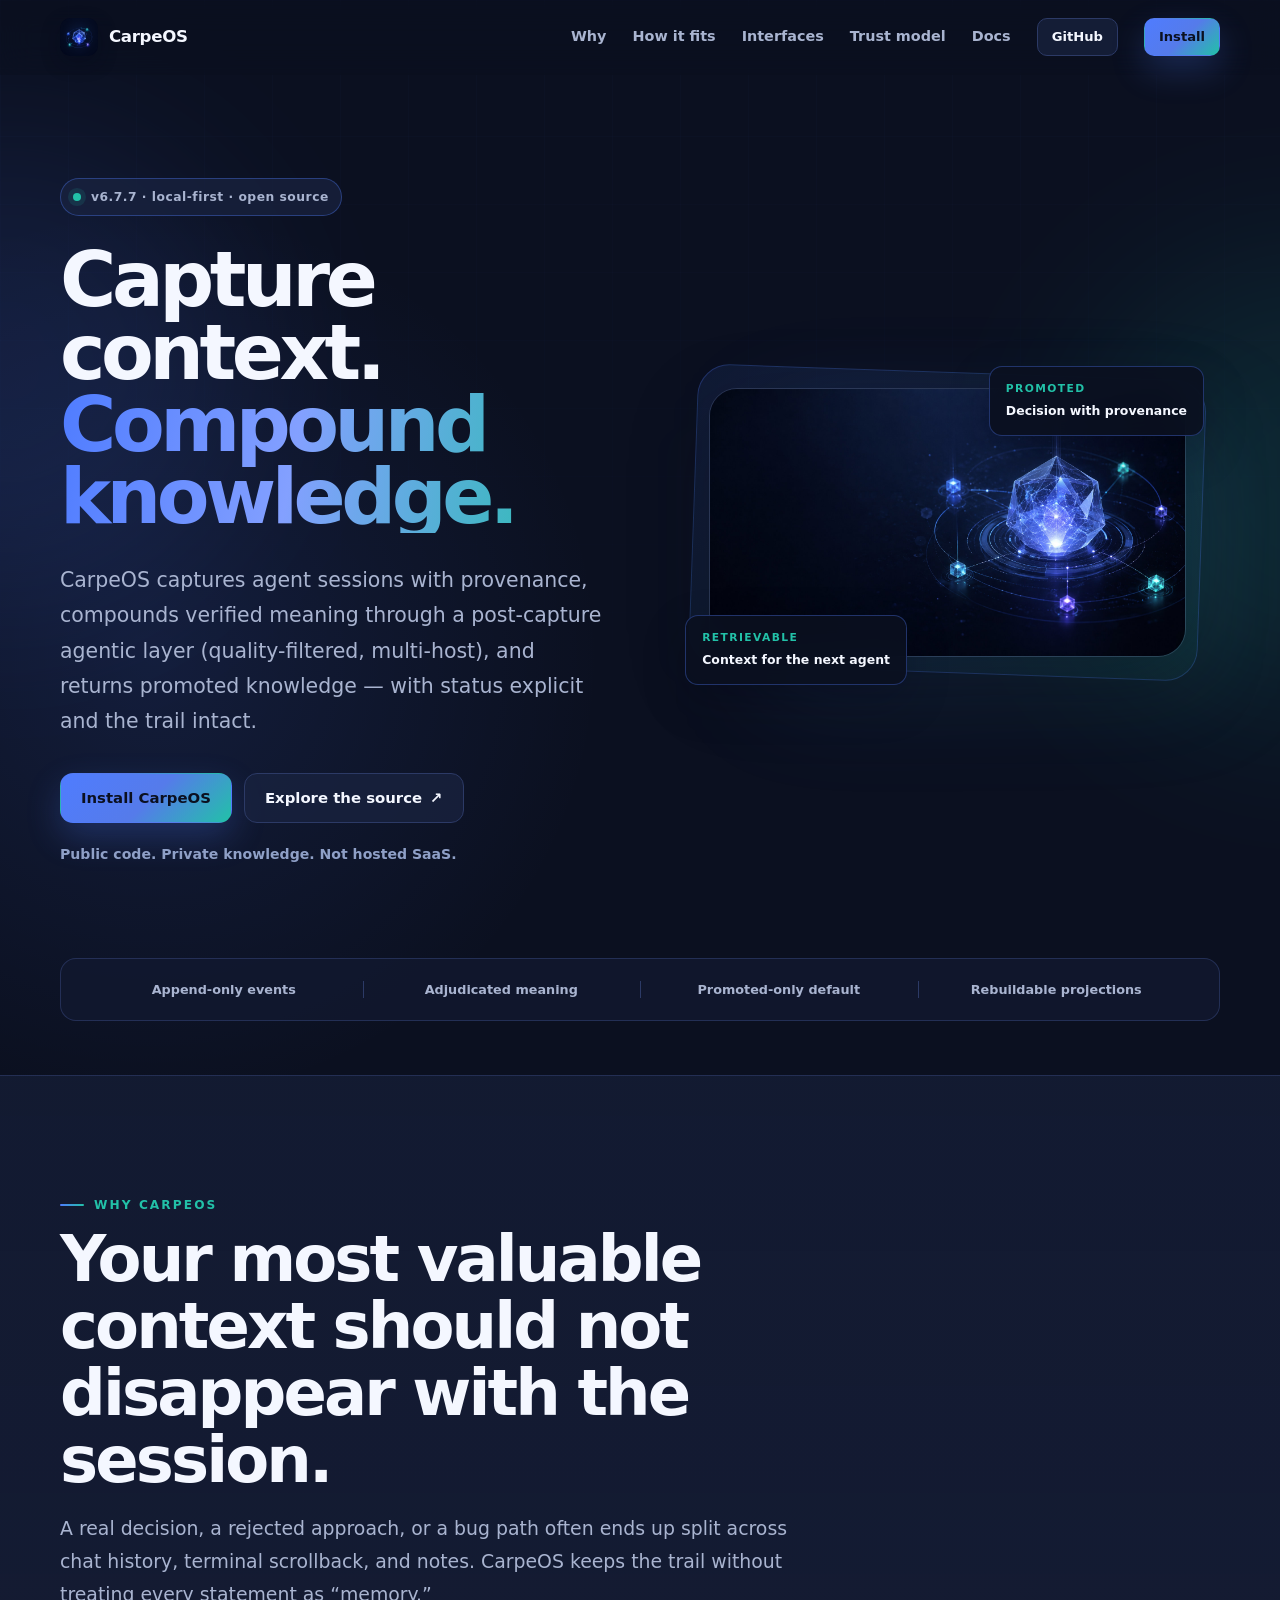
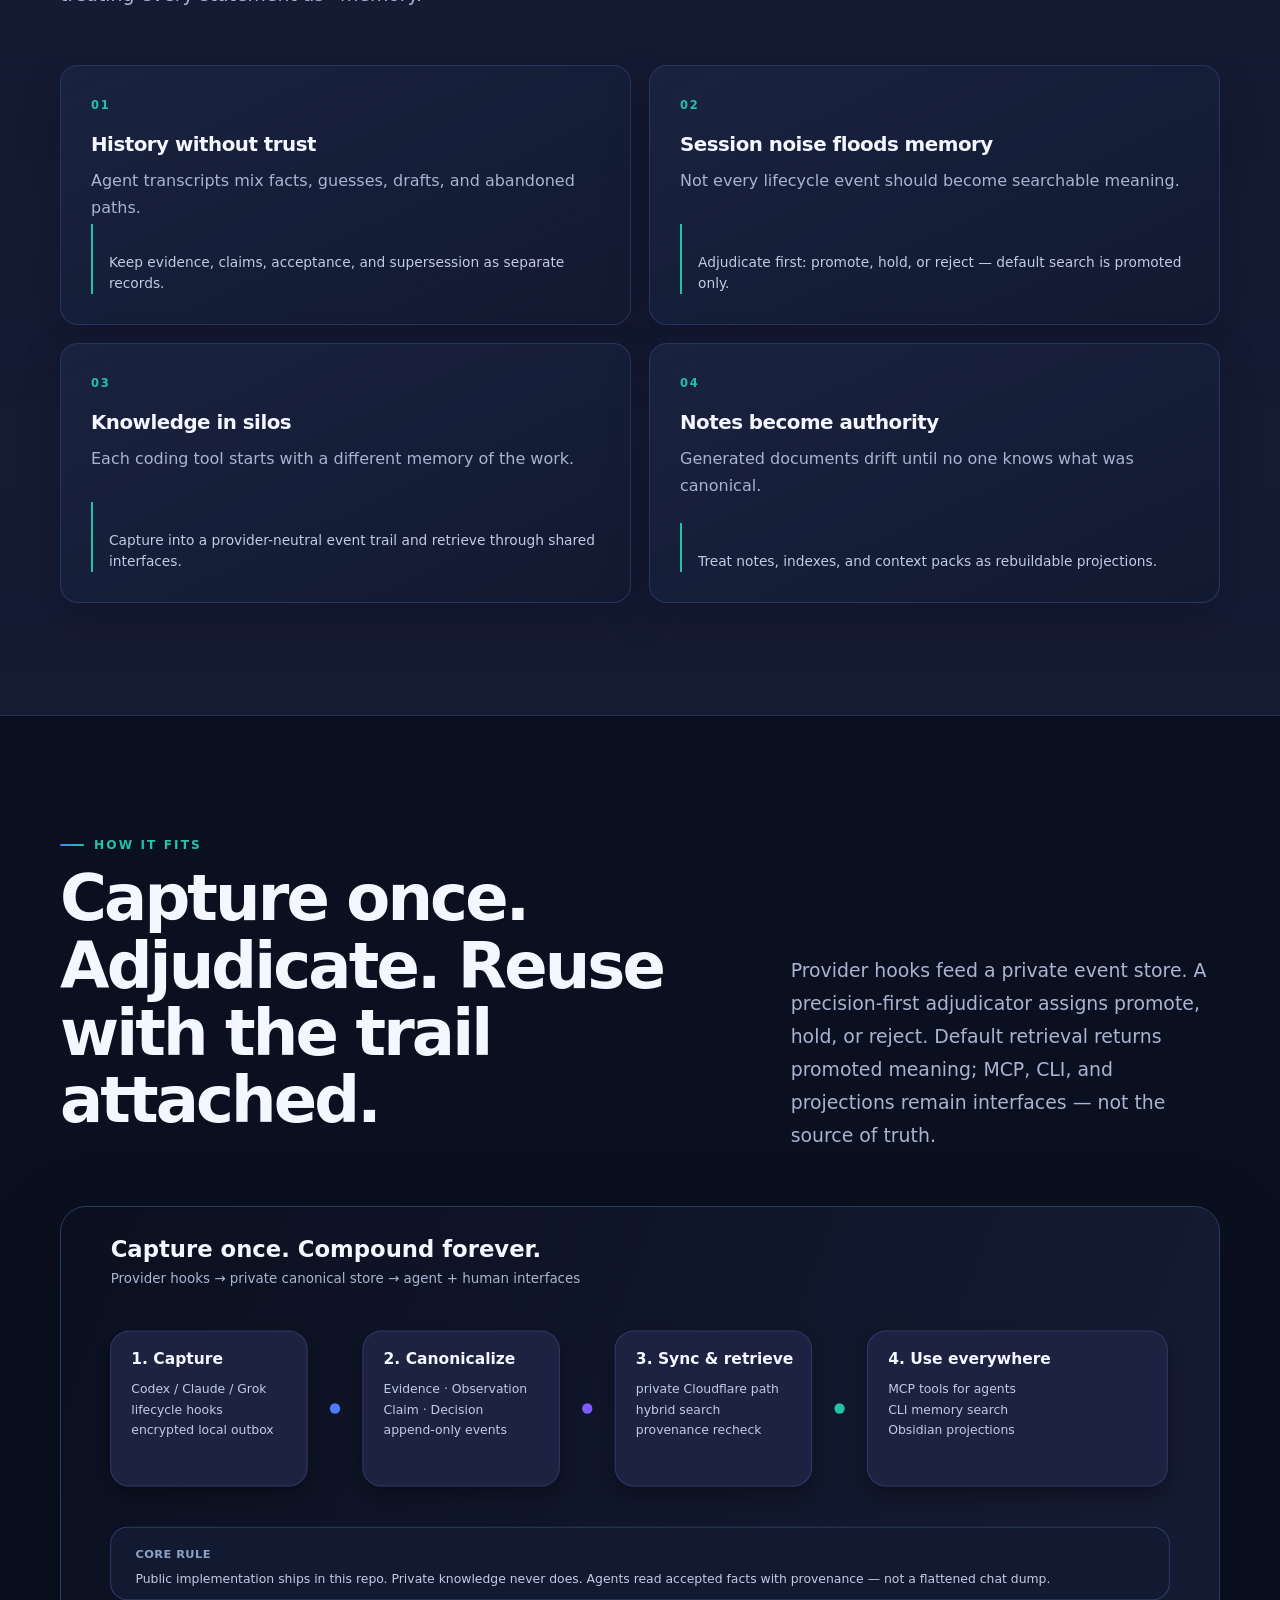
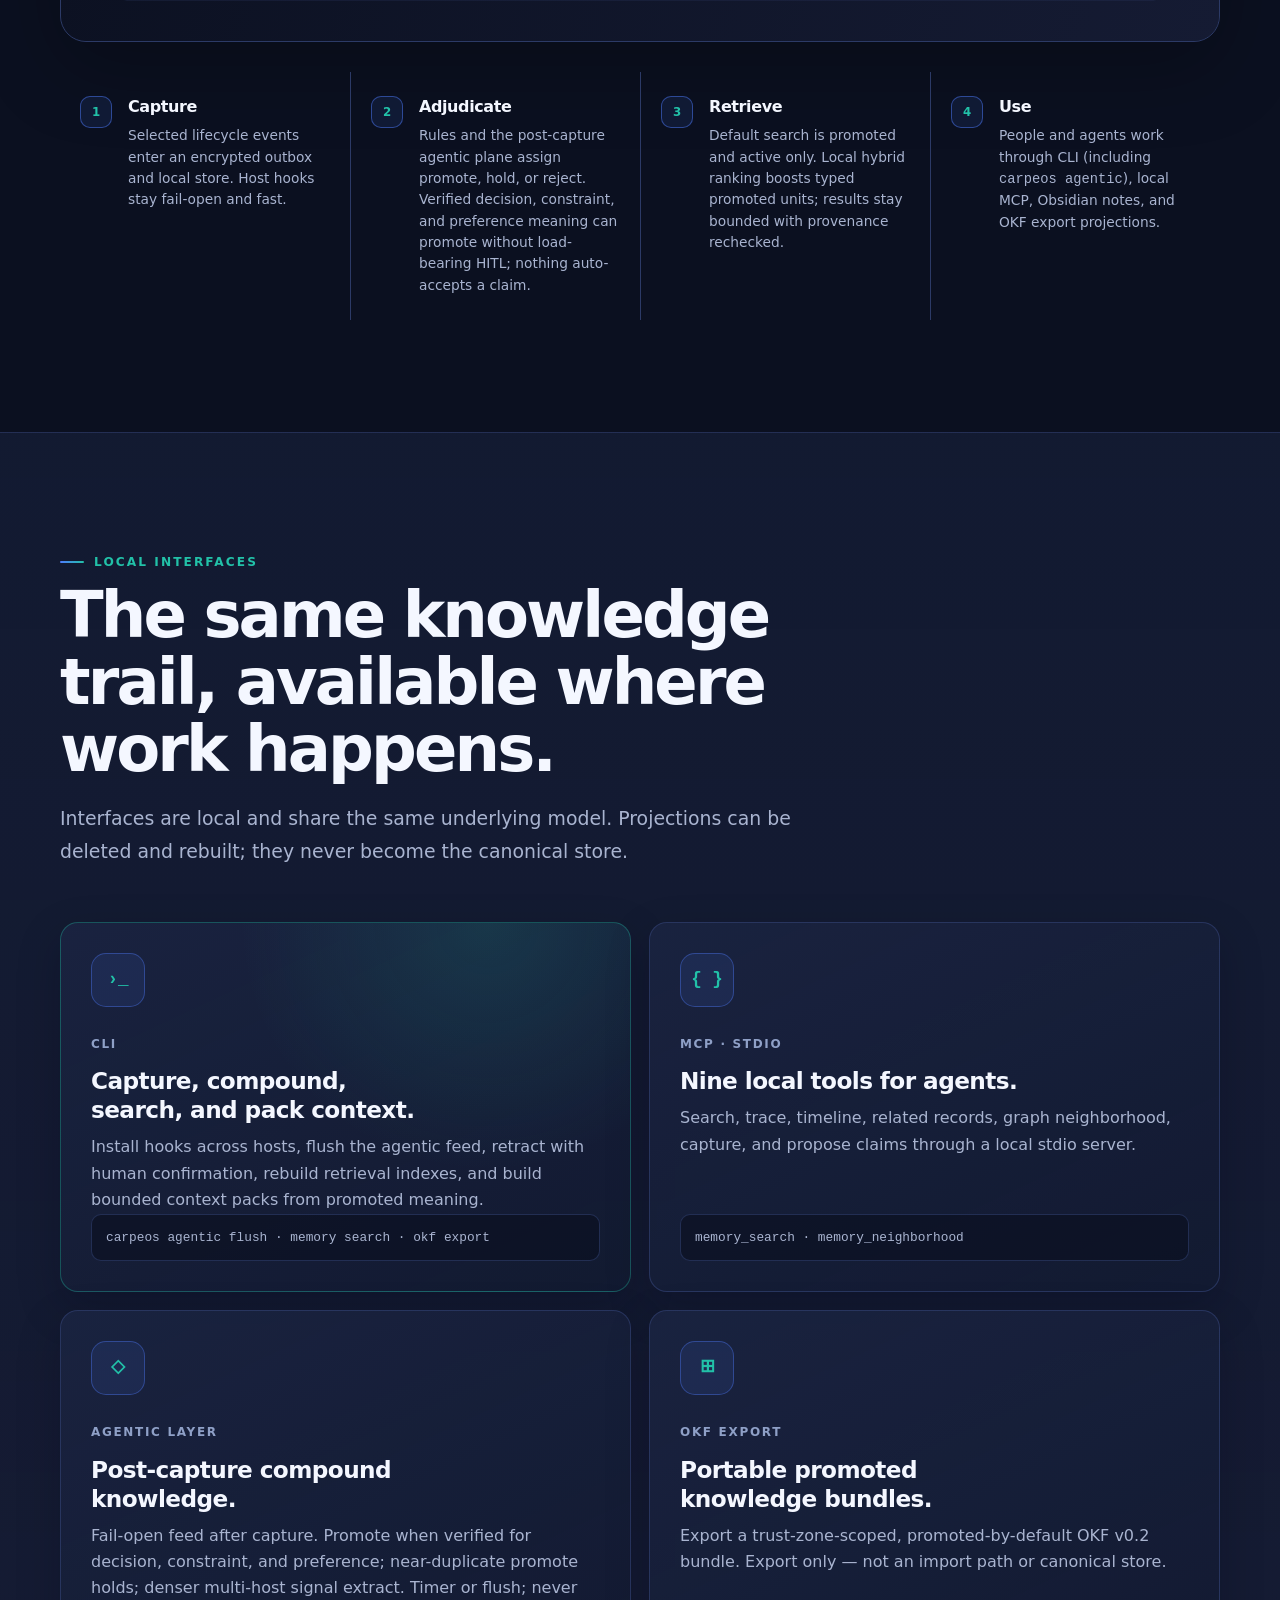
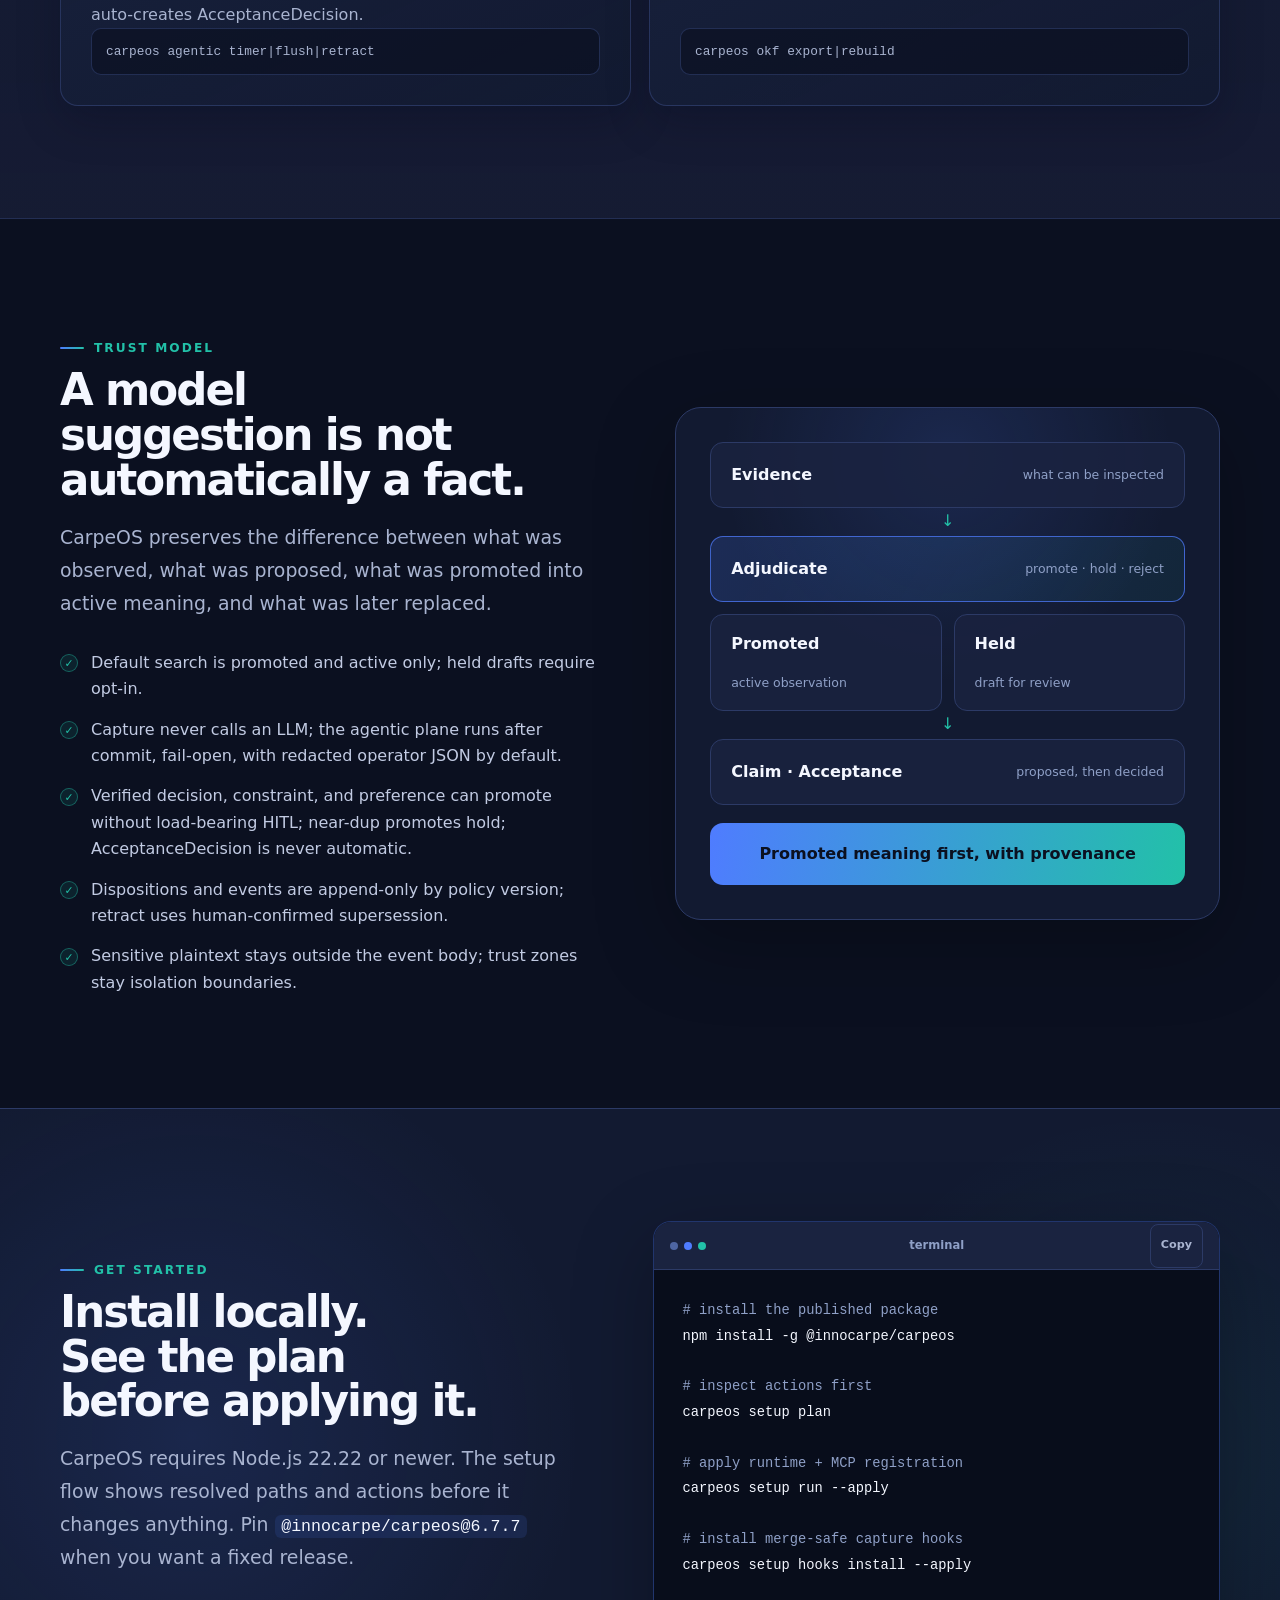
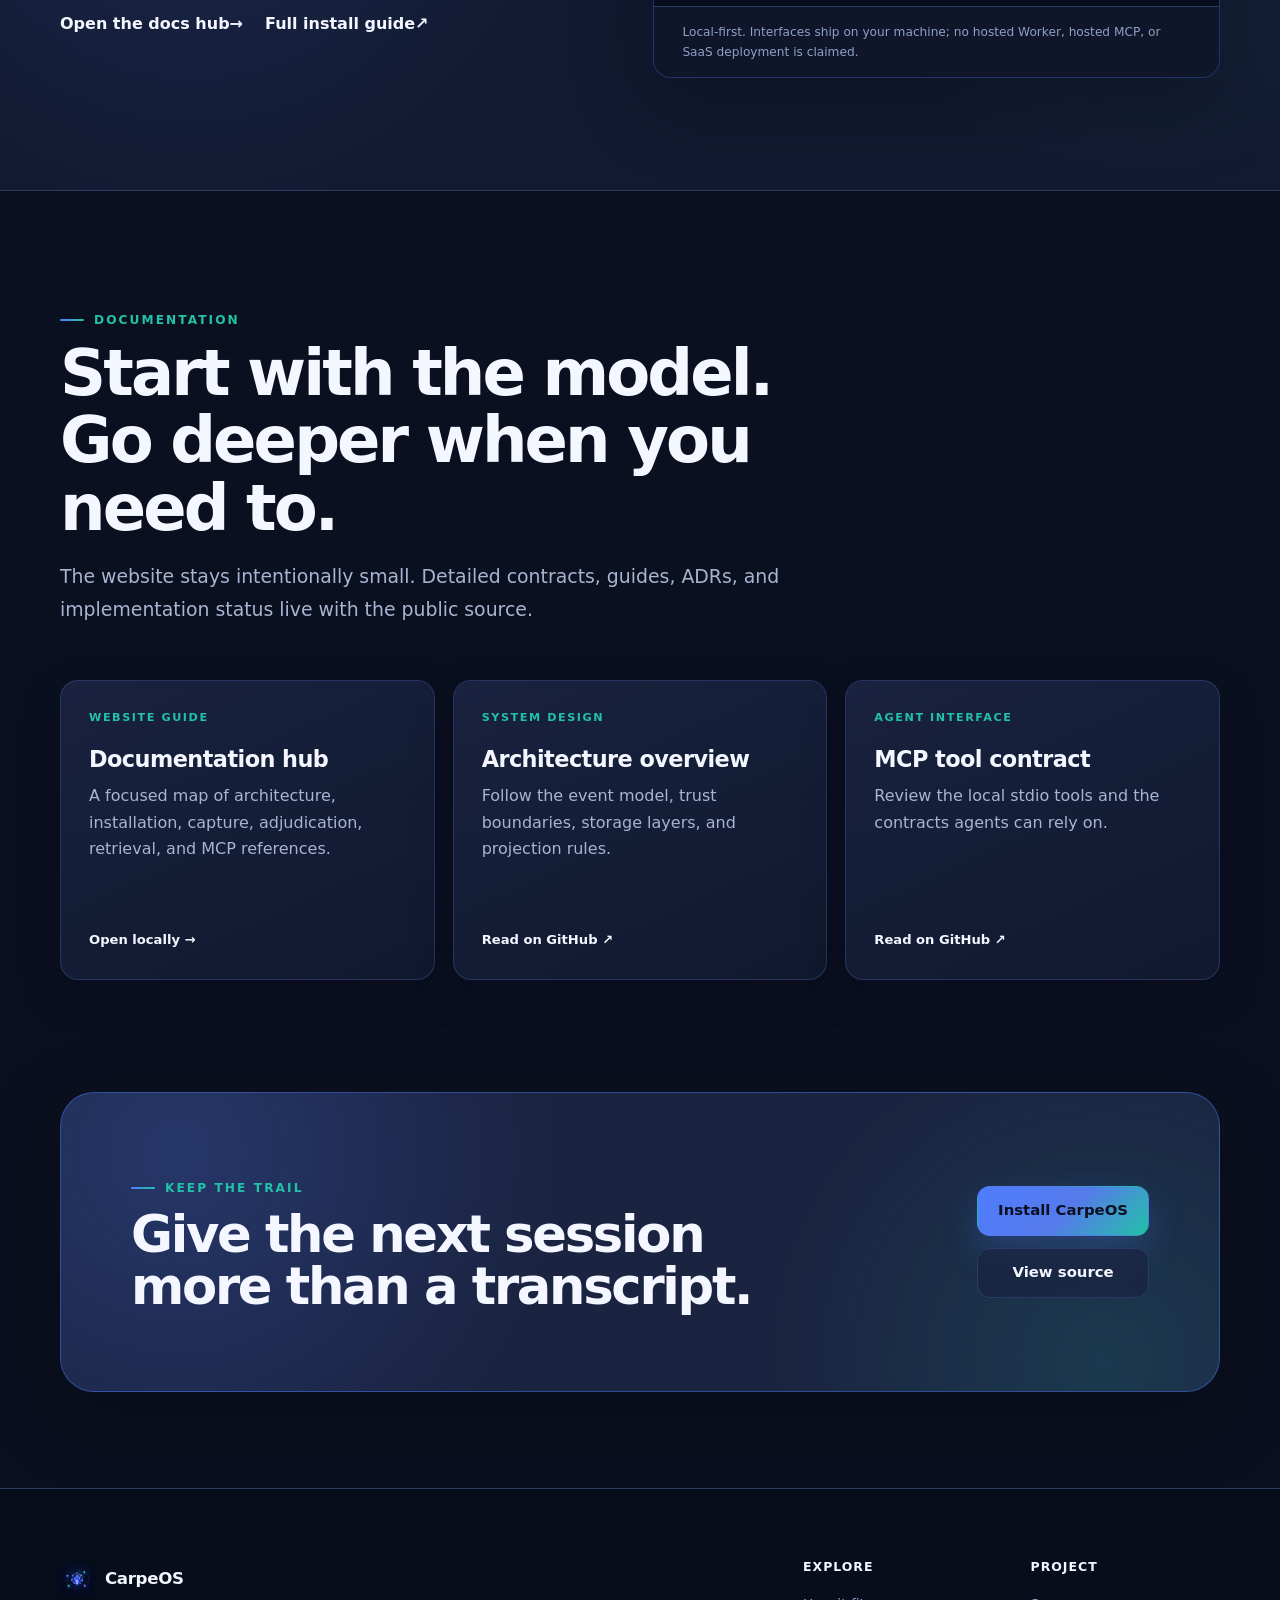
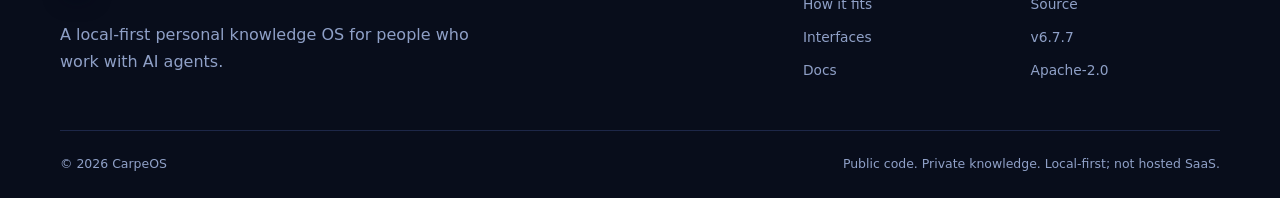
<file: index.html>
<!doctype html>
<html lang="en">
<head>
  <meta charset="utf-8">
  <meta name="viewport" content="width=device-width, initial-scale=1">
  <meta name="theme-color" content="#0B1020">
  <meta name="description" content="CarpeOS captures AI-agent work, adjudicates what is worth keeping, and retrieves promoted knowledge with provenance through local CLI, MCP, and rebuildable projections.">
  <meta property="og:title" content="CarpeOS — Capture context. Compound knowledge.">
  <meta property="og:description" content="A local-first personal knowledge OS for people who work with AI agents. Adjudicate meaning, search promoted knowledge, keep provenance intact.">
  <meta property="og:type" content="website">
  <meta property="og:url" content="https://innocarpe.github.io/carpeos-website/">
  <meta property="og:image" content="https://innocarpe.github.io/carpeos-website/assets/readme-hero.jpg">
  <meta property="og:image:alt" content="A crystalline knowledge core connected to a network of nodes">
  <title>CarpeOS — Capture context. Compound knowledge.</title>
  <link rel="icon" href="assets/carpeos-mark.png" type="image/png">
  <link rel="stylesheet" href="css/styles.css">
  <script src="js/main.js" defer></script>
</head>
<body>
  <a class="skip-link" href="#main-content">Skip to content</a>

  <header class="site-header" data-header>
    <nav class="nav container" aria-label="Primary navigation">
      <a class="brand" href="#top" aria-label="CarpeOS home">
        <img src="assets/carpeos-mark.png" alt="" width="38" height="38">
        <span>CarpeOS</span>
      </a>

      <button class="nav-toggle" type="button" aria-expanded="false" aria-controls="primary-links" aria-label="Open navigation" data-nav-toggle>
        <span aria-hidden="true"></span>
        <span aria-hidden="true"></span>
      </button>

      <div class="nav-links" id="primary-links" data-nav-links>
        <a href="#why">Why</a>
        <a href="#how">How it fits</a>
        <a href="#interfaces">Interfaces</a>
        <a href="#model">Trust model</a>
        <a href="docs/index.html">Docs</a>
        <a class="button button-small button-ghost" href="https://github.com/innocarpe/carpeos" target="_blank" rel="noopener noreferrer">GitHub</a>
        <a class="button button-small button-primary" href="#install">Install</a>
      </div>
    </nav>
  </header>

  <main id="main-content" tabindex="-1">
    <section class="hero section" id="top" aria-labelledby="hero-title">
      <div class="hero-glow hero-glow-one" aria-hidden="true"></div>
      <div class="hero-glow hero-glow-two" aria-hidden="true"></div>
      <div class="container hero-grid">
        <div class="hero-copy">
          <div class="status-pill reveal">
            <span class="status-dot" aria-hidden="true"></span>
            v6.7.7 · local-first · open source
          </div>
          <h1 id="hero-title" class="reveal">Capture context.<br><span>Compound knowledge.</span></h1>
          <p class="hero-lede reveal">CarpeOS captures agent sessions with provenance, compounds verified meaning through a post-capture agentic layer (quality-filtered, multi-host), and returns promoted knowledge — with status explicit and the trail intact.</p>
          <div class="hero-actions reveal">
            <a class="button button-primary" href="#install">Install CarpeOS</a>
            <a class="button button-secondary" href="https://github.com/innocarpe/carpeos" target="_blank" rel="noopener noreferrer">Explore the source <span aria-hidden="true">↗</span></a>
          </div>
          <p class="hero-note reveal">Public code. Private knowledge. Not hosted SaaS.</p>
        </div>

        <div class="hero-visual reveal">
          <div class="visual-frame">
            <img src="assets/readme-hero.jpg" alt="A crystalline knowledge core connected to a network of smaller nodes" width="1672" height="941">
            <div class="signal-card signal-card-one">
              <span>promoted</span>
              <strong>Decision with provenance</strong>
            </div>
            <div class="signal-card signal-card-two">
              <span>retrievable</span>
              <strong>Context for the next agent</strong>
            </div>
          </div>
        </div>
      </div>
      <div class="container trust-strip reveal" aria-label="Core principles">
        <span>Append-only events</span>
        <span>Adjudicated meaning</span>
        <span>Promoted-only default</span>
        <span>Rebuildable projections</span>
      </div>
    </section>

    <section class="section section-muted" id="why" aria-labelledby="why-title">
      <div class="container">
        <div class="section-heading reveal">
          <span class="eyebrow">Why CarpeOS</span>
          <h2 id="why-title">Your most valuable context should not disappear with the session.</h2>
          <p>A real decision, a rejected approach, or a bug path often ends up split across chat history, terminal scrollback, and notes. CarpeOS keeps the trail without treating every statement as “memory.”</p>
        </div>

        <div class="problem-grid">
          <article class="problem-card reveal">
            <span class="card-index">01</span>
            <h3>History without trust</h3>
            <p>Agent transcripts mix facts, guesses, drafts, and abandoned paths.</p>
            <div class="card-resolution">Keep evidence, claims, acceptance, and supersession as separate records.</div>
          </article>
          <article class="problem-card reveal">
            <span class="card-index">02</span>
            <h3>Session noise floods memory</h3>
            <p>Not every lifecycle event should become searchable meaning.</p>
            <div class="card-resolution">Adjudicate first: promote, hold, or reject — default search is promoted only.</div>
          </article>
          <article class="problem-card reveal">
            <span class="card-index">03</span>
            <h3>Knowledge in silos</h3>
            <p>Each coding tool starts with a different memory of the work.</p>
            <div class="card-resolution">Capture into a provider-neutral event trail and retrieve through shared interfaces.</div>
          </article>
          <article class="problem-card reveal">
            <span class="card-index">04</span>
            <h3>Notes become authority</h3>
            <p>Generated documents drift until no one knows what was canonical.</p>
            <div class="card-resolution">Treat notes, indexes, and context packs as rebuildable projections.</div>
          </article>
        </div>
      </div>
    </section>

    <section class="section" id="how" aria-labelledby="how-title">
      <div class="container">
        <div class="section-heading section-heading-split reveal">
          <div>
            <span class="eyebrow">How it fits</span>
            <h2 id="how-title">Capture once. Adjudicate. Reuse with the trail attached.</h2>
          </div>
          <p>Provider hooks feed a private event store. A precision-first adjudicator assigns promote, hold, or reject. Default retrieval returns promoted meaning; MCP, CLI, and projections remain interfaces — not the source of truth.</p>
        </div>

        <figure class="architecture-frame reveal">
          <img src="assets/architecture-flow.svg" alt="CarpeOS flow from agent hooks through capture, store, and MCP, CLI, and Obsidian interfaces" width="1120" height="420">
        </figure>

        <ol class="process-grid" aria-label="CarpeOS flow">
          <li class="process-step reveal">
            <span>1</span>
            <div><h3>Capture</h3><p>Selected lifecycle events enter an encrypted outbox and local store. Host hooks stay fail-open and fast.</p></div>
          </li>
          <li class="process-step reveal">
            <span>2</span>
            <div><h3>Adjudicate</h3><p>Rules and the post-capture agentic plane assign promote, hold, or reject. Verified decision, constraint, and preference meaning can promote without load-bearing HITL; nothing auto-accepts a claim.</p></div>
          </li>
          <li class="process-step reveal">
            <span>3</span>
            <div><h3>Retrieve</h3><p>Default search is promoted and active only. Local hybrid ranking boosts typed promoted units; results stay bounded with provenance rechecked.</p></div>
          </li>
          <li class="process-step reveal">
            <span>4</span>
            <div><h3>Use</h3><p>People and agents work through CLI (including <code>carpeos agentic</code>), local MCP, Obsidian notes, and OKF export projections.</p></div>
          </li>
        </ol>
      </div>
    </section>

    <section class="section section-muted" id="interfaces" aria-labelledby="interfaces-title">
      <div class="container">
        <div class="section-heading reveal">
          <span class="eyebrow">Local interfaces</span>
          <h2 id="interfaces-title">The same knowledge trail, available where work happens.</h2>
          <p>Interfaces are local and share the same underlying model. Projections can be deleted and rebuilt; they never become the canonical store.</p>
        </div>

        <div class="interface-grid">
          <article class="interface-card interface-card-featured reveal">
            <div class="interface-icon" aria-hidden="true">›_</div>
            <span class="interface-label">CLI</span>
            <h3>Capture, compound, search, and pack context.</h3>
            <p>Install hooks across hosts, flush the agentic feed, retract with human confirmation, rebuild retrieval indexes, and build bounded context packs from promoted meaning.</p>
            <code>carpeos agentic flush · memory search · okf export</code>
          </article>
          <article class="interface-card reveal">
            <div class="interface-icon" aria-hidden="true">{ }</div>
            <span class="interface-label">MCP · stdio</span>
            <h3>Nine local tools for agents.</h3>
            <p>Search, trace, timeline, related records, graph neighborhood, capture, and propose claims through a local stdio server.</p>
            <code>memory_search · memory_neighborhood</code>
          </article>
          <article class="interface-card reveal">
            <div class="interface-icon" aria-hidden="true">◇</div>
            <span class="interface-label">Agentic layer</span>
            <h3>Post-capture compound knowledge.</h3>
            <p>Fail-open feed after capture. Promote when verified for decision, constraint, and preference; near-duplicate promote holds; denser multi-host signal extract. Timer or flush; never auto-creates AcceptanceDecision.</p>
            <code>carpeos agentic timer|flush|retract</code>
          </article>
          <article class="interface-card reveal">
            <div class="interface-icon" aria-hidden="true">⊞</div>
            <span class="interface-label">OKF export</span>
            <h3>Portable promoted knowledge bundles.</h3>
            <p>Export a trust-zone-scoped, promoted-by-default OKF v0.2 bundle. Export only — not an import path or canonical store.</p>
            <code>carpeos okf export|rebuild</code>
          </article>
        </div>
      </div>
    </section>

    <section class="section" id="model" aria-labelledby="model-title">
      <div class="container model-grid">
        <div class="model-copy reveal">
          <span class="eyebrow">Trust model</span>
          <h2 id="model-title">A model suggestion is not automatically a fact.</h2>
          <p>CarpeOS preserves the difference between what was observed, what was proposed, what was promoted into active meaning, and what was later replaced.</p>
          <ul class="check-list">
            <li>Default search is promoted and active only; held drafts require opt-in.</li>
            <li>Capture never calls an LLM; the agentic plane runs after commit, fail-open, with redacted operator JSON by default.</li>
            <li>Verified decision, constraint, and preference can promote without load-bearing HITL; near-dup promotes hold; AcceptanceDecision is never automatic.</li>
            <li>Dispositions and events are append-only by policy version; retract uses human-confirmed supersession.</li>
            <li>Sensitive plaintext stays outside the event body; trust zones stay isolation boundaries.</li>
          </ul>
        </div>

        <div class="model-stack reveal" aria-label="Knowledge status progression">
          <div class="model-node"><span>Evidence</span><small>what can be inspected</small></div>
          <div class="model-arrow" aria-hidden="true">↓</div>
          <div class="model-node model-node-accent"><span>Adjudicate</span><small>promote · hold · reject</small></div>
          <div class="model-branch">
            <div class="model-node"><span>Promoted</span><small>active observation</small></div>
            <div class="model-node"><span>Held</span><small>draft for review</small></div>
          </div>
          <div class="model-arrow" aria-hidden="true">↓</div>
          <div class="model-node"><span>Claim · Acceptance</span><small>proposed, then decided</small></div>
          <div class="model-result">Promoted meaning first, with provenance</div>
        </div>
      </div>
    </section>

    <section class="section section-install" id="install" aria-labelledby="install-title">
      <div class="container install-grid">
        <div class="install-copy reveal">
          <span class="eyebrow">Get started</span>
          <h2 id="install-title">Install locally. See the plan before applying it.</h2>
          <p>CarpeOS requires Node.js 22.22 or newer. The setup flow shows resolved paths and actions before it changes anything. Pin <code>@innocarpe/carpeos@6.7.7</code> when you want a fixed release.</p>
          <div class="install-links">
            <a href="docs/index.html">Open the docs hub <span aria-hidden="true">→</span></a>
            <a href="https://github.com/innocarpe/carpeos/blob/main/docs/guides/one-stop-install.md" target="_blank" rel="noopener noreferrer">Full install guide <span aria-hidden="true">↗</span></a>
          </div>
        </div>

        <div class="terminal reveal" aria-label="Install commands">
          <div class="terminal-bar">
            <span class="terminal-dots" aria-hidden="true"><i></i><i></i><i></i></span>
            <span>terminal</span>
            <button class="copy-button" type="button" data-copy-target="install-code" aria-live="polite" aria-atomic="true">Copy</button>
          </div>
          <pre id="install-code"><code><span class="comment"># install the published package</span>
npm install -g @innocarpe/carpeos

<span class="comment"># inspect actions first</span>
carpeos setup plan

<span class="comment"># apply runtime + MCP registration</span>
carpeos setup run --apply

<span class="comment"># install merge-safe capture hooks</span>
carpeos setup hooks install --apply</code></pre>
          <p class="terminal-footnote">Local-first. Interfaces ship on your machine; no hosted Worker, hosted MCP, or SaaS deployment is claimed.</p>
        </div>
      </div>
    </section>

    <section class="section" id="docs" aria-labelledby="docs-title">
      <div class="container">
        <div class="section-heading reveal">
          <span class="eyebrow">Documentation</span>
          <h2 id="docs-title">Start with the model. Go deeper when you need to.</h2>
          <p>The website stays intentionally small. Detailed contracts, guides, ADRs, and implementation status live with the public source.</p>
        </div>

        <div class="docs-grid">
          <a class="docs-card reveal" href="docs/index.html">
            <span>Website guide</span>
            <h3>Documentation hub</h3>
            <p>A focused map of architecture, installation, capture, adjudication, retrieval, and MCP references.</p>
            <strong>Open locally <span aria-hidden="true">→</span></strong>
          </a>
          <a class="docs-card reveal" href="https://github.com/innocarpe/carpeos/blob/main/docs/architecture/overview.md" target="_blank" rel="noopener noreferrer">
            <span>System design</span>
            <h3>Architecture overview</h3>
            <p>Follow the event model, trust boundaries, storage layers, and projection rules.</p>
            <strong>Read on GitHub <span aria-hidden="true">↗</span></strong>
          </a>
          <a class="docs-card reveal" href="https://github.com/innocarpe/carpeos/blob/main/docs/contracts/mcp-tools-v1.md" target="_blank" rel="noopener noreferrer">
            <span>Agent interface</span>
            <h3>MCP tool contract</h3>
            <p>Review the local stdio tools and the contracts agents can rely on.</p>
            <strong>Read on GitHub <span aria-hidden="true">↗</span></strong>
          </a>
        </div>
      </div>
    </section>

    <section class="closing-cta" aria-labelledby="closing-title">
      <div class="container closing-inner reveal">
        <div>
          <span class="eyebrow">Keep the trail</span>
          <h2 id="closing-title">Give the next session more than a transcript.</h2>
        </div>
        <div class="closing-actions">
          <a class="button button-primary" href="#install">Install CarpeOS</a>
          <a class="button button-secondary" href="https://github.com/innocarpe/carpeos" target="_blank" rel="noopener noreferrer">View source</a>
        </div>
      </div>
    </section>
  </main>

  <footer class="site-footer">
    <div class="container footer-grid">
      <div class="footer-brand">
        <a class="brand" href="#top">
          <img src="assets/carpeos-mark.png" alt="" width="34" height="34">
          <span>CarpeOS</span>
        </a>
        <p>A local-first personal knowledge OS for people who work with AI agents.</p>
      </div>
      <div class="footer-links">
        <div><strong>Explore</strong><a href="#how">How it fits</a><a href="#interfaces">Interfaces</a><a href="docs/index.html">Docs</a></div>
        <div><strong>Project</strong><a href="https://github.com/innocarpe/carpeos" target="_blank" rel="noopener noreferrer">Source</a><a href="https://github.com/innocarpe/carpeos/releases/tag/v6.7.7" target="_blank" rel="noopener noreferrer">v6.7.7</a><a href="https://github.com/innocarpe/carpeos/blob/main/LICENSE" target="_blank" rel="noopener noreferrer">Apache-2.0</a></div>
      </div>
    </div>
    <div class="container footer-bottom">
      <span>© <span data-year>2026</span> CarpeOS</span>
      <span>Public code. Private knowledge. Local-first; not hosted SaaS.</span>
    </div>
  </footer>
</body>
</html>
</file>
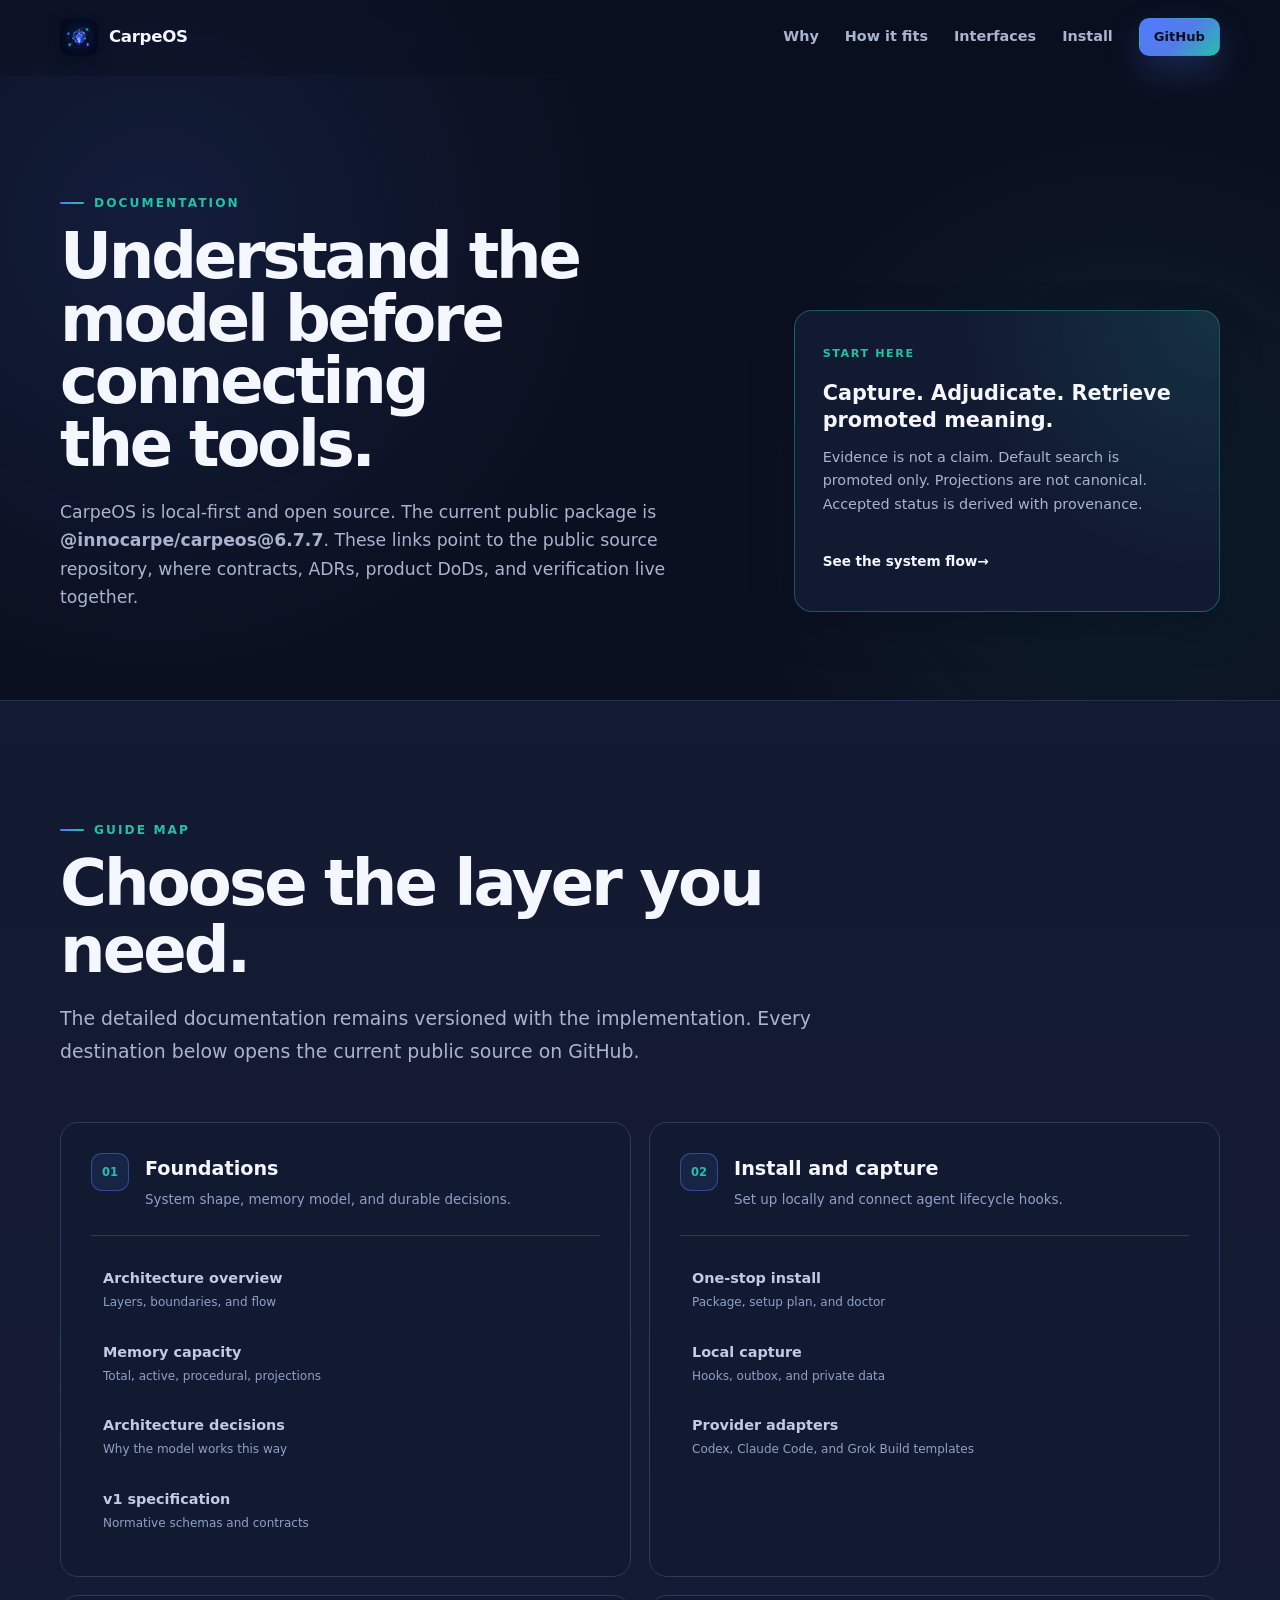
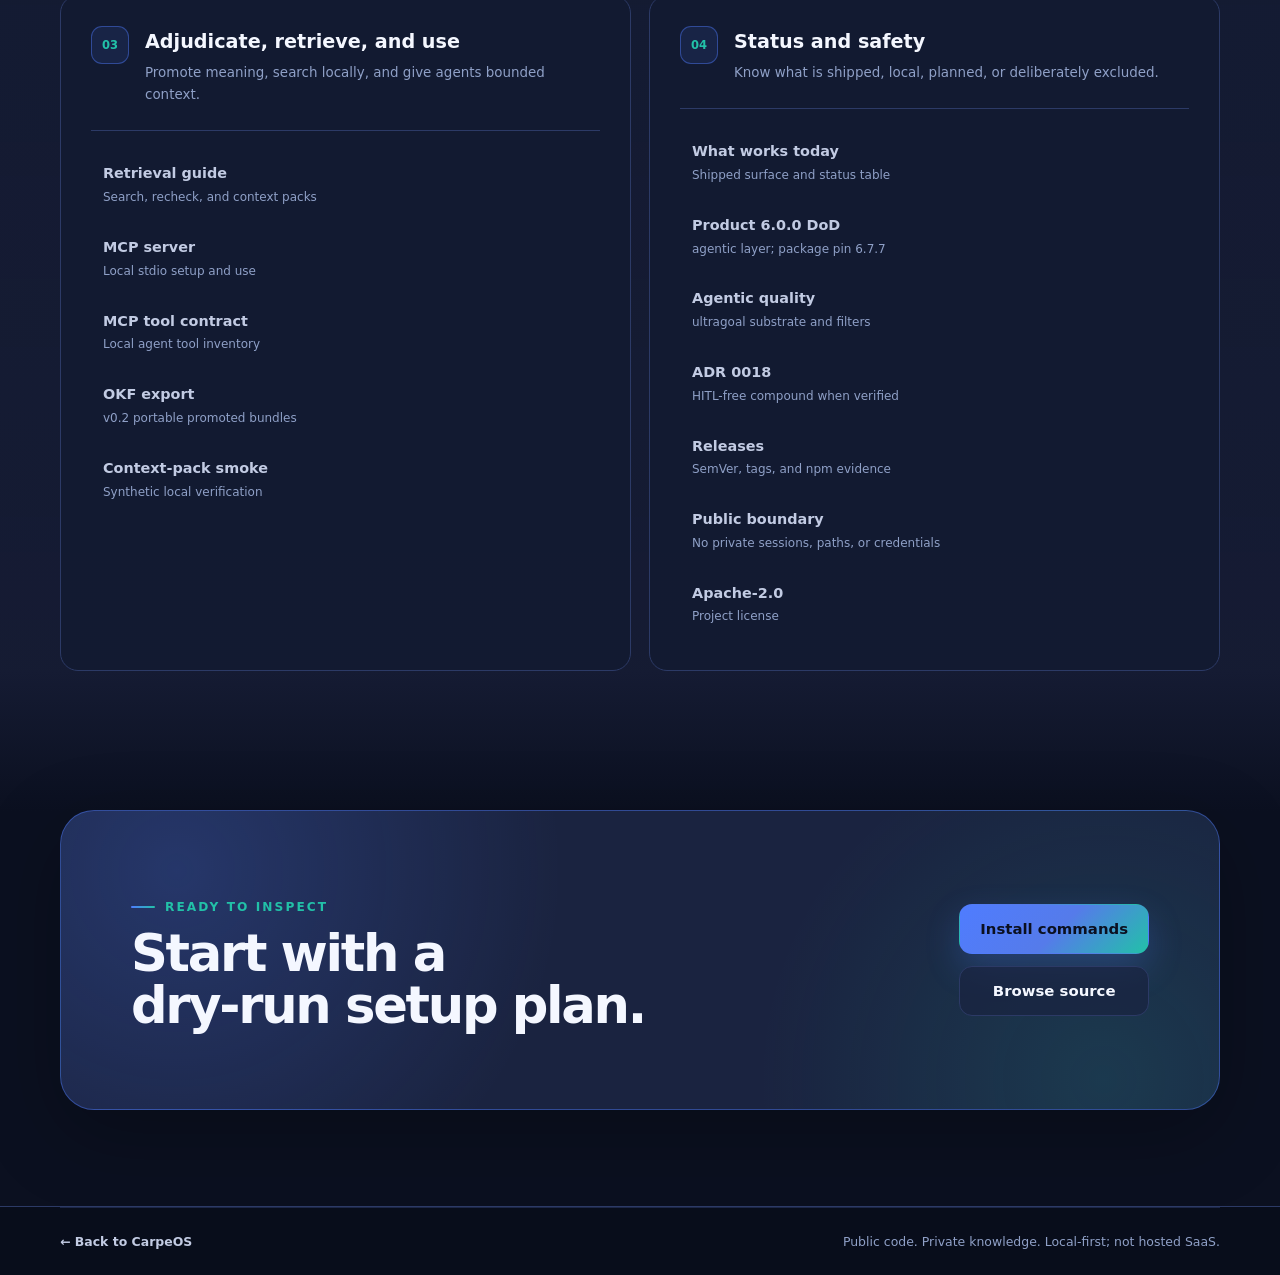
<file: docs/index.html>
<!doctype html>
<html lang="en">
<head>
  <meta charset="utf-8">
  <meta name="viewport" content="width=device-width, initial-scale=1">
  <meta name="theme-color" content="#0B1020">
  <meta name="description" content="A focused map of CarpeOS architecture, installation, capture, adjudication, retrieval, MCP, OKF export, and design records.">
  <title>Documentation — CarpeOS</title>
  <link rel="icon" href="../assets/carpeos-mark.png" type="image/png">
  <link rel="stylesheet" href="../css/styles.css">
  <script src="../js/main.js" defer></script>
</head>
<body>
  <a class="skip-link" href="#main-content">Skip to content</a>

  <header class="site-header is-scrolled" data-header>
    <nav class="nav container" aria-label="Primary navigation">
      <a class="brand" href="../index.html#top" aria-label="CarpeOS home">
        <img src="../assets/carpeos-mark.png" alt="" width="38" height="38">
        <span>CarpeOS</span>
      </a>
      <button class="nav-toggle" type="button" aria-expanded="false" aria-controls="primary-links" aria-label="Open navigation" data-nav-toggle>
        <span aria-hidden="true"></span>
        <span aria-hidden="true"></span>
      </button>
      <div class="nav-links" id="primary-links" data-nav-links>
        <a href="../index.html#why">Why</a>
        <a href="../index.html#how">How it fits</a>
        <a href="../index.html#interfaces">Interfaces</a>
        <a href="../index.html#install">Install</a>
        <a class="button button-small button-primary" href="https://github.com/innocarpe/carpeos" target="_blank" rel="noopener noreferrer">GitHub</a>
      </div>
    </nav>
  </header>

  <main id="main-content" tabindex="-1">
    <section class="docs-hero section" aria-labelledby="docs-heading">
      <div class="container docs-hero-inner">
        <div class="reveal">
          <span class="eyebrow">Documentation</span>
          <h1 id="docs-heading">Understand the model before connecting the tools.</h1>
          <p>CarpeOS is local-first and open source. The current public package is <strong>@innocarpe/carpeos@6.7.7</strong>. These links point to the public source repository, where contracts, ADRs, product DoDs, and verification live together.</p>
        </div>
        <div class="docs-hero-card reveal">
          <span>Start here</span>
          <strong>Capture. Adjudicate. Retrieve promoted meaning.</strong>
          <p>Evidence is not a claim. Default search is promoted only. Projections are not canonical. Accepted status is derived with provenance.</p>
          <a href="../index.html#how">See the system flow <span aria-hidden="true">→</span></a>
        </div>
      </div>
    </section>

    <section class="docs-directory section section-muted" aria-labelledby="directory-heading">
      <div class="container">
        <div class="section-heading reveal">
          <span class="eyebrow">Guide map</span>
          <h2 id="directory-heading">Choose the layer you need.</h2>
          <p>The detailed documentation remains versioned with the implementation. Every destination below opens the current public source on GitHub.</p>
        </div>

        <div class="docs-directory-grid">
          <section class="docs-group reveal" aria-labelledby="group-foundations">
            <div class="docs-group-heading">
              <span aria-hidden="true">01</span>
              <div><h3 id="group-foundations">Foundations</h3><p>System shape, memory model, and durable decisions.</p></div>
            </div>
            <ul>
              <li><a href="https://github.com/innocarpe/carpeos/blob/main/docs/architecture/overview.md" target="_blank" rel="noopener noreferrer"><span>Architecture overview</span><small>Layers, boundaries, and flow</small></a></li>
              <li><a href="https://github.com/innocarpe/carpeos/blob/main/docs/architecture/memory-capacity.md" target="_blank" rel="noopener noreferrer"><span>Memory capacity</span><small>Total, active, procedural, projections</small></a></li>
              <li><a href="https://github.com/innocarpe/carpeos/tree/main/docs/adr" target="_blank" rel="noopener noreferrer"><span>Architecture decisions</span><small>Why the model works this way</small></a></li>
              <li><a href="https://github.com/innocarpe/carpeos/tree/main/spec/v1" target="_blank" rel="noopener noreferrer"><span>v1 specification</span><small>Normative schemas and contracts</small></a></li>
            </ul>
          </section>

          <section class="docs-group reveal" aria-labelledby="group-install">
            <div class="docs-group-heading">
              <span aria-hidden="true">02</span>
              <div><h3 id="group-install">Install and capture</h3><p>Set up locally and connect agent lifecycle hooks.</p></div>
            </div>
            <ul>
              <li><a href="https://github.com/innocarpe/carpeos/blob/main/docs/guides/one-stop-install.md" target="_blank" rel="noopener noreferrer"><span>One-stop install</span><small>Package, setup plan, and doctor</small></a></li>
              <li><a href="https://github.com/innocarpe/carpeos/blob/main/docs/guides/local-capture.md" target="_blank" rel="noopener noreferrer"><span>Local capture</span><small>Hooks, outbox, and private data</small></a></li>
              <li><a href="https://github.com/innocarpe/carpeos/tree/main/adapters" target="_blank" rel="noopener noreferrer"><span>Provider adapters</span><small>Codex, Claude Code, and Grok Build templates</small></a></li>
            </ul>
          </section>

          <section class="docs-group reveal" aria-labelledby="group-retrieval">
            <div class="docs-group-heading">
              <span aria-hidden="true">03</span>
              <div><h3 id="group-retrieval">Adjudicate, retrieve, and use</h3><p>Promote meaning, search locally, and give agents bounded context.</p></div>
            </div>
            <ul>
              <li><a href="https://github.com/innocarpe/carpeos/blob/main/docs/guides/retrieval.md" target="_blank" rel="noopener noreferrer"><span>Retrieval guide</span><small>Search, recheck, and context packs</small></a></li>
              <li><a href="https://github.com/innocarpe/carpeos/blob/main/docs/guides/mcp-server.md" target="_blank" rel="noopener noreferrer"><span>MCP server</span><small>Local stdio setup and use</small></a></li>
              <li><a href="https://github.com/innocarpe/carpeos/blob/main/docs/contracts/mcp-tools-v1.md" target="_blank" rel="noopener noreferrer"><span>MCP tool contract</span><small>Local agent tool inventory</small></a></li>
              <li><a href="https://github.com/innocarpe/carpeos/blob/main/docs/guides/okf-export.md" target="_blank" rel="noopener noreferrer"><span>OKF export</span><small>v0.2 portable promoted bundles</small></a></li>
              <li><a href="https://github.com/innocarpe/carpeos/blob/main/docs/guides/mcp-context-pack-smoke.md" target="_blank" rel="noopener noreferrer"><span>Context-pack smoke</span><small>Synthetic local verification</small></a></li>
            </ul>
          </section>

          <section class="docs-group reveal" aria-labelledby="group-status">
            <div class="docs-group-heading">
              <span aria-hidden="true">04</span>
              <div><h3 id="group-status">Status and safety</h3><p>Know what is shipped, local, planned, or deliberately excluded.</p></div>
            </div>
            <ul>
              <li><a href="https://github.com/innocarpe/carpeos#what-works-today" target="_blank" rel="noopener noreferrer"><span>What works today</span><small>Shipped surface and status table</small></a></li>
              <li><a href="https://github.com/innocarpe/carpeos/blob/main/docs/maintainers/product-6.0.0.md" target="_blank" rel="noopener noreferrer"><span>Product 6.0.0 DoD</span><small>agentic layer; package pin 6.7.7</small></a></li>
              <li><a href="https://github.com/innocarpe/carpeos/blob/main/docs/architecture/agentic-quality.md" target="_blank" rel="noopener noreferrer"><span>Agentic quality</span><small>ultragoal substrate and filters</small></a></li>
              <li><a href="https://github.com/innocarpe/carpeos/blob/main/docs/adr/0018-agentic-hitl-free-compound-loop.md" target="_blank" rel="noopener noreferrer"><span>ADR 0018</span><small>HITL-free compound when verified</small></a></li>
              <li><a href="https://github.com/innocarpe/carpeos/blob/main/docs/maintainers/versioning-and-releases.md" target="_blank" rel="noopener noreferrer"><span>Releases</span><small>SemVer, tags, and npm evidence</small></a></li>
              <li><a href="https://github.com/innocarpe/carpeos/blob/main/AGENTS.md" target="_blank" rel="noopener noreferrer"><span>Public boundary</span><small>No private sessions, paths, or credentials</small></a></li>
              <li><a href="https://github.com/innocarpe/carpeos/blob/main/LICENSE" target="_blank" rel="noopener noreferrer"><span>Apache-2.0</span><small>Project license</small></a></li>
            </ul>
          </section>
        </div>
      </div>
    </section>

    <section class="closing-cta" aria-labelledby="closing-title">
      <div class="container closing-inner reveal">
        <div>
          <span class="eyebrow">Ready to inspect</span>
          <h2 id="closing-title">Start with a dry‑run setup plan.</h2>
        </div>
        <div class="closing-actions">
          <a class="button button-primary" href="../index.html#install">Install commands</a>
          <a class="button button-secondary" href="https://github.com/innocarpe/carpeos" target="_blank" rel="noopener noreferrer">Browse source</a>
        </div>
      </div>
    </section>
  </main>

  <footer class="site-footer">
    <div class="container footer-bottom docs-footer-bottom">
      <a href="../index.html#top">← Back to CarpeOS</a>
      <span>Public code. Private knowledge. Local-first; not hosted SaaS.</span>
    </div>
  </footer>
</body>
</html>
</file>
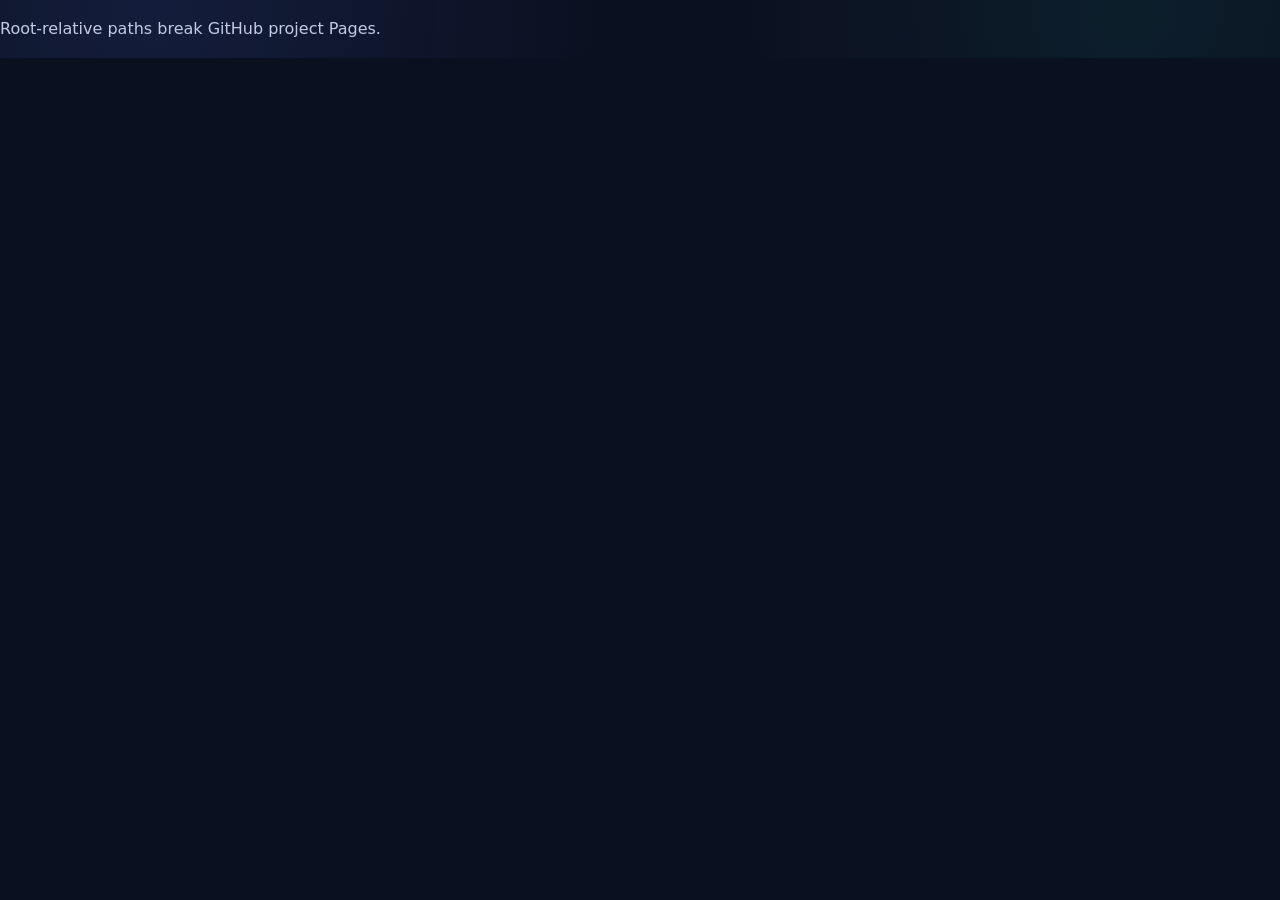
<file: scripts/fixtures/invalid/root-relative.html>
<!doctype html>
<html lang="en">
<head><meta charset="utf-8"><title>Invalid root path</title><link rel="stylesheet" href="/css/styles.css"></head>
<body><p>Root-relative paths break GitHub project Pages.</p></body>
</html>
</file>
<file: css/styles.css>
/* CarpeOS website — original static design system */

:root {
  color-scheme: dark;
  --bg-0: #0b1020;
  --bg-1: #151b33;
  --surface-0: #1a2340;
  --surface-1: #121a31;
  --surface-2: #202b4d;
  --stroke: #2c3a66;
  --stroke-strong: #4f66a3;
  --text-0: #f4f7ff;
  --text-1: #c2cbe3;
  --text-2: #a9b4d0;
  --text-3: #8fa0c7;
  --accent-0: #4f7cff;
  --accent-1: #22c1a8;
  --shadow-soft: 0 24px 80px rgba(0, 0, 0, 0.26);
  --shadow-card: 0 16px 44px rgba(2, 6, 23, 0.22);
  --radius-md: 18px;
  --radius-lg: 26px;
  --radius-xl: 34px;
  --container: 1160px;
  --nav-height: 74px;
  --ease-out: cubic-bezier(0.22, 1, 0.36, 1);
}

*,
*::before,
*::after {
  box-sizing: border-box;
}

html {
  scroll-behavior: smooth;
  overflow-x: hidden;
  scroll-padding-top: calc(var(--nav-height) + 22px);
  background: var(--bg-0);
}

body {
  margin: 0;
  min-width: 320px;
  overflow-x: hidden;
  background:
    radial-gradient(circle at 12% 8%, rgba(79, 124, 255, 0.12), transparent 28rem),
    radial-gradient(circle at 88% 18%, rgba(34, 193, 168, 0.08), transparent 24rem),
    var(--bg-0);
  color: var(--text-1);
  font-family: Inter, ui-sans-serif, system-ui, -apple-system, BlinkMacSystemFont, "Segoe UI", sans-serif;
  font-size: 16px;
  line-height: 1.65;
  text-rendering: optimizeLegibility;
  -webkit-font-smoothing: antialiased;
}

img,
picture,
svg {
  display: block;
  max-width: 100%;
}
img {
  height: auto;
}

button,
a {
  -webkit-tap-highlight-color: transparent;
}

button,
input,
textarea,
select {
  font: inherit;
}

a {
  color: inherit;
  text-decoration: none;
}

a:focus-visible,
button:focus-visible {
  outline: 3px solid var(--accent-1);
  outline-offset: 4px;
  border-radius: 6px;
}

::selection {
  background: rgba(79, 124, 255, 0.42);
  color: var(--text-0);
}

.skip-link {
  position: fixed;
  z-index: 1000;
  top: 14px;
  left: 16px;
  padding: 11px 16px;
  transform: translateY(-150%);
  border: 1px solid var(--accent-1);
  border-radius: 10px;
  background: var(--bg-0);
  color: var(--text-0);
  font-weight: 700;
  transition: transform 160ms ease;
}

.skip-link:focus {
  transform: translateY(0);
}

.container {
  width: min(calc(100% - 40px), var(--container));
  margin-inline: auto;
}

.section {
  position: relative;
  padding: 112px 0;
}

.section-muted {
  border-block: 1px solid rgba(44, 58, 102, 0.65);
  background:
    linear-gradient(180deg, rgba(18, 26, 49, 0.86), rgba(21, 27, 51, 0.68)),
    var(--bg-1);
}

.section-heading {
  max-width: 760px;
  margin-bottom: 54px;
}

.section-heading-split {
  display: grid;
  max-width: none;
  grid-template-columns: minmax(0, 1.1fr) minmax(280px, 0.7fr);
  gap: 56px;
  align-items: end;
}

.section-heading h2,
.model-copy h2,
.install-copy h2,
.closing-inner h2 {
  margin: 10px 0 18px;
  color: var(--text-0);
  font-size: clamp(2.2rem, 5vw, 4rem);
  line-height: 1.05;
  letter-spacing: -0.045em;
}

.section-heading p,
.model-copy > p,
.install-copy > p {
  margin: 0;
  color: var(--text-2);
  font-size: clamp(1rem, 1.7vw, 1.18rem);
  line-height: 1.75;
}

.eyebrow {
  display: inline-flex;
  align-items: center;
  gap: 10px;
  color: var(--accent-1);
  font-size: 0.76rem;
  font-weight: 800;
  letter-spacing: 0.17em;
  text-transform: uppercase;
}

.eyebrow::before {
  width: 24px;
  height: 2px;
  border-radius: 999px;
  background: linear-gradient(90deg, var(--accent-0), var(--accent-1));
  content: "";
}

/* Navigation */

.site-header {
  position: fixed;
  z-index: 100;
  inset: 0 0 auto;
  border-bottom: 1px solid transparent;
  background: rgba(11, 16, 32, 0.4);
  backdrop-filter: blur(16px);
  transition: background 220ms ease, border-color 220ms ease, box-shadow 220ms ease;
}

.site-header.is-scrolled {
  border-color: rgba(44, 58, 102, 0.78);
  background: rgba(11, 16, 32, 0.9);
  box-shadow: 0 12px 38px rgba(0, 0, 0, 0.2);
}

.nav {
  display: flex;
  min-height: var(--nav-height);
  align-items: center;
  justify-content: space-between;
  gap: 28px;
}

.brand {
  display: inline-flex;
  min-height: 44px;
  align-items: center;
  gap: 11px;
  color: var(--text-0);
  font-size: 1.04rem;
  font-weight: 800;
  letter-spacing: -0.02em;
}

.brand img {
  border-radius: 10px;
  box-shadow: 0 7px 18px rgba(3, 8, 25, 0.35);
}

.nav-links {
  display: flex;
  align-items: center;
  gap: 26px;
  color: var(--text-2);
  font-size: 0.9rem;
  font-weight: 650;
}

.nav-links > a:not(.button) {
  position: relative;
  padding: 10px 0;
  transition: color 160ms ease;
}

.nav-links > a:not(.button)::after {
  position: absolute;
  right: 0;
  bottom: 5px;
  left: 0;
  height: 1px;
  transform: scaleX(0);
  transform-origin: left;
  background: var(--accent-1);
  content: "";
  transition: transform 180ms ease;
}

.nav-links > a:not(.button):hover,
.nav-links > a:not(.button):focus-visible {
  color: var(--text-0);
}

.nav-links > a:not(.button):hover::after {
  transform: scaleX(1);
}

.nav-toggle {
  display: none;
  width: 46px;
  height: 46px;
  align-items: center;
  justify-content: center;
  flex-direction: column;
  gap: 6px;
  border: 1px solid var(--stroke);
  border-radius: 12px;
  background: var(--surface-1);
  color: var(--text-0);
  cursor: pointer;
}

.nav-toggle span {
  width: 20px;
  height: 2px;
  border-radius: 99px;
  background: currentColor;
  transition: transform 180ms ease;
}

.nav-toggle[aria-expanded="true"] span:first-child {
  transform: translateY(4px) rotate(45deg);
}

.nav-toggle[aria-expanded="true"] span:last-child {
  transform: translateY(-4px) rotate(-45deg);
}

/* Buttons */

.button {
  display: inline-flex;
  min-height: 50px;
  align-items: center;
  justify-content: center;
  gap: 8px;
  padding: 13px 20px;
  border: 1px solid transparent;
  border-radius: 13px;
  font-size: 0.93rem;
  font-weight: 780;
  line-height: 1;
  transition: transform 180ms var(--ease-out), border-color 180ms ease, background 180ms ease, box-shadow 180ms ease;
}

.button:hover {
  transform: translateY(-2px);
}

.button-primary {
  background: linear-gradient(135deg, var(--accent-0), #557bea 52%, var(--accent-1));
  color: var(--bg-0);
  box-shadow: 0 14px 34px rgba(79, 124, 255, 0.24);
}

.button-primary:hover {
  box-shadow: 0 18px 44px rgba(79, 124, 255, 0.34);
}

.button-secondary,
.button-ghost {
  border-color: var(--stroke);
  background: rgba(26, 35, 64, 0.72);
  color: var(--text-0);
}

.button-secondary:hover,
.button-ghost:hover {
  border-color: var(--stroke-strong);
  background: var(--surface-2);
}

.button-small {
  min-height: 38px;
  padding: 9px 14px;
  border-radius: 10px;
  font-size: 0.82rem;
}

/* Hero */

.hero {
  min-height: 100svh;
  padding-top: calc(var(--nav-height) + 104px);
  padding-bottom: 54px;
  overflow: hidden;
}

.hero::before {
  position: absolute;
  inset: 0;
  opacity: 0.26;
  background-image:
    linear-gradient(rgba(79, 124, 255, 0.09) 1px, transparent 1px),
    linear-gradient(90deg, rgba(79, 124, 255, 0.09) 1px, transparent 1px);
  background-size: 68px 68px;
  mask-image: linear-gradient(to bottom, black, transparent 74%);
  content: "";
  pointer-events: none;
}

.hero-glow {
  position: absolute;
  width: 460px;
  height: 460px;
  border-radius: 50%;
  filter: blur(90px);
  opacity: 0.12;
  pointer-events: none;
}

.hero-glow-one {
  top: 13%;
  left: -220px;
  background: var(--accent-0);
}

.hero-glow-two {
  top: 24%;
  right: -260px;
  background: var(--accent-1);
}

.hero-grid {
  position: relative;
  z-index: 1;
  display: grid;
  grid-template-columns: minmax(0, 1fr) minmax(440px, 1fr);
  gap: clamp(48px, 5.5vw, 76px);
  align-items: center;
}

.hero-copy {
  min-width: 0;
}

.status-pill {
  display: inline-flex;
  max-width: 100%;
  align-items: center;
  flex-wrap: wrap;
  gap: 10px;
  margin-bottom: 28px;
  padding: 8px 12px;
  border: 1px solid rgba(79, 124, 255, 0.36);
  border-radius: 999px;
  background: rgba(26, 35, 64, 0.72);
  color: var(--text-2);
  font-size: 0.77rem;
  font-weight: 750;
  letter-spacing: 0.04em;
  overflow-wrap: anywhere;
}

.status-dot {
  width: 8px;
  height: 8px;
  border-radius: 50%;
  background: var(--accent-1);
  box-shadow: 0 0 0 5px rgba(34, 193, 168, 0.12);
}

.hero h1 {
  margin: 0;
  color: var(--text-0);
  font-size: clamp(3.6rem, 6vw, 5rem);
  line-height: 0.94;
  letter-spacing: -0.058em;
  overflow-wrap: normal;
  word-break: normal;
}

.hero h1 span {
  display: block;
  color: var(--accent-1);
}

@supports ((background-clip: text) or (-webkit-background-clip: text)) {
  .hero h1 span {
    background: linear-gradient(100deg, var(--accent-0), #83a0ff 43%, var(--accent-1));
    -webkit-background-clip: text;
    background-clip: text;
    color: transparent;
  }
}

.hero-lede {
  max-width: 660px;
  margin: 30px 0 0;
  color: var(--text-2);
  font-size: clamp(1.08rem, 2vw, 1.28rem);
  line-height: 1.72;
}

.hero-actions {
  display: flex;
  flex-wrap: wrap;
  gap: 12px;
  margin-top: 34px;
}

.hero-note {
  margin: 20px 0 0;
  color: var(--text-3);
  font-size: 0.88rem;
  font-weight: 600;
}

.hero-visual {
  position: relative;
  padding: 34px;
}

.visual-frame {
  position: relative;
  isolation: isolate;
}

.visual-frame::before,
.visual-frame::after {
  position: absolute;
  z-index: -1;
  border-radius: 32px;
  content: "";
}

.visual-frame::before {
  inset: -16px;
  border: 1px solid rgba(79, 124, 255, 0.25);
  background: linear-gradient(145deg, rgba(79, 124, 255, 0.1), rgba(34, 193, 168, 0.06));
  transform: rotate(2deg);
}

.visual-frame::after {
  inset: 14% -8% -11% 12%;
  background: linear-gradient(135deg, rgba(79, 124, 255, 0.2), rgba(34, 193, 168, 0.12));
  filter: blur(52px);
}

.visual-frame > img {
  width: 100%;
  border: 1px solid rgba(143, 160, 199, 0.2);
  border-radius: 28px;
  box-shadow: var(--shadow-soft);
}

.signal-card {
  position: absolute;
  display: grid;
  min-width: 188px;
  gap: 4px;
  padding: 13px 16px;
  border: 1px solid rgba(79, 124, 255, 0.34);
  border-radius: 13px;
  background: rgba(11, 16, 32, 0.9);
  box-shadow: var(--shadow-card);
  backdrop-filter: blur(14px);
}

.signal-card span {
  color: var(--accent-1);
  font-size: 0.67rem;
  font-weight: 800;
  letter-spacing: 0.13em;
  text-transform: uppercase;
}

.signal-card strong {
  color: var(--text-0);
  font-size: 0.78rem;
}

.signal-card-one {
  top: -22px;
  right: -18px;
}

.signal-card-two {
  bottom: -28px;
  left: -24px;
}

.trust-strip {
  position: relative;
  z-index: 2;
  display: grid;
  margin-top: 92px;
  padding: 20px 24px;
  border: 1px solid rgba(44, 58, 102, 0.72);
  border-radius: 16px;
  grid-template-columns: repeat(4, 1fr);
  background: rgba(18, 26, 49, 0.72);
}

.trust-strip span {
  position: relative;
  padding: 0 18px;
  color: var(--text-2);
  font-size: 0.8rem;
  font-weight: 700;
  text-align: center;
}

.trust-strip span + span::before {
  position: absolute;
  top: 10%;
  left: 0;
  width: 1px;
  height: 80%;
  background: var(--stroke);
  content: "";
}

/* Problem cards */

.problem-grid {
  display: grid;
  grid-template-columns: repeat(2, minmax(0, 1fr));
  gap: 18px;
}

.problem-card,
.interface-card,
.docs-card {
  position: relative;
  overflow: hidden;
  border: 1px solid rgba(44, 58, 102, 0.86);
  border-radius: var(--radius-md);
  background: linear-gradient(155deg, rgba(26, 35, 64, 0.96), rgba(18, 26, 49, 0.88));
  box-shadow: var(--shadow-card);
  transition: transform 220ms var(--ease-out), border-color 220ms ease, box-shadow 220ms ease;
}

.problem-card:hover,
.interface-card:hover,
.docs-card:hover {
  transform: translateY(-5px);
  border-color: rgba(79, 124, 255, 0.62);
  box-shadow: 0 22px 54px rgba(0, 0, 0, 0.28);
}

.problem-card {
  display: flex;
  min-height: 260px;
  padding: 30px;
  flex-direction: column;
}

.card-index {
  color: var(--accent-1);
  font-size: 0.72rem;
  font-weight: 850;
  letter-spacing: 0.16em;
}

.problem-card h3,
.interface-card h3,
.docs-card h3,
.process-step h3 {
  margin: 18px 0 10px;
  color: var(--text-0);
  font-size: 1.24rem;
  line-height: 1.25;
  letter-spacing: -0.025em;
}

.problem-card p,
.interface-card p,
.docs-card p,
.process-step p {
  margin: 0;
  color: var(--text-2);
}

.card-resolution {
  margin-top: auto;
  padding: 28px 0 0 16px;
  border-left: 2px solid var(--accent-1);
  color: var(--text-1);
  font-size: 0.86rem;
  line-height: 1.55;
}

/* Architecture */

.architecture-frame {
  margin: 0;
  overflow: hidden;
  border: 1px solid var(--stroke);
  border-radius: var(--radius-lg);
  background: var(--surface-1);
  box-shadow: var(--shadow-soft);
}

.architecture-frame img {
  width: 100%;
  height: auto;
}

.process-grid {
  display: grid;
  margin: 30px 0 0;
  padding: 0;
  grid-template-columns: repeat(4, minmax(0, 1fr));
  list-style: none;
}

.process-step {
  position: relative;
  display: flex;
  gap: 16px;
  padding: 24px 20px;
}

.process-step + .process-step {
  border-left: 1px solid var(--stroke);
}

.process-step > span {
  display: grid;
  width: 32px;
  height: 32px;
  flex: 0 0 auto;
  place-items: center;
  border: 1px solid rgba(79, 124, 255, 0.48);
  border-radius: 10px;
  background: rgba(79, 124, 255, 0.1);
  color: var(--accent-1);
  font-size: 0.74rem;
  font-weight: 850;
}

.process-step h3 {
  margin: 1px 0 8px;
  font-size: 1rem;
}

.process-step p {
  font-size: 0.86rem;
  line-height: 1.55;
}

/* Interfaces */

.interface-grid {
  display: grid;
  grid-template-columns: repeat(2, minmax(0, 1fr));
  gap: 18px;
}

.interface-card {
  display: flex;
  min-height: 320px;
  padding: 30px;
  flex-direction: column;
}

.interface-card-featured {
  border-color: rgba(34, 193, 168, 0.34);
  background:
    radial-gradient(circle at 75% 0%, rgba(34, 193, 168, 0.14), transparent 44%),
    linear-gradient(155deg, rgba(26, 35, 64, 0.98), rgba(18, 26, 49, 0.92));
}

.interface-icon {
  display: grid;
  width: 54px;
  height: 54px;
  place-items: center;
  border: 1px solid rgba(79, 124, 255, 0.38);
  border-radius: 15px;
  background: rgba(79, 124, 255, 0.1);
  color: var(--accent-1);
  font-family: ui-monospace, SFMono-Regular, Menlo, Consolas, monospace;
  font-size: 1.1rem;
  font-weight: 800;
}

.interface-label {
  display: block;
  margin-top: 28px;
  color: var(--text-3);
  font-size: 0.75rem;
  font-weight: 800;
  letter-spacing: 0.14em;
  text-transform: uppercase;
}

.interface-card h3 {
  max-width: 340px;
  margin-top: 12px;
  font-size: 1.45rem;
}

.interface-card code {
  display: block;
  overflow-x: auto;
  margin-top: auto;
  padding: 12px 14px;
  border: 1px solid rgba(44, 58, 102, 0.7);
  border-radius: 10px;
  background: rgba(11, 16, 32, 0.62);
  color: var(--text-2);
  font-family: ui-monospace, SFMono-Regular, Menlo, Consolas, monospace;
  font-size: 0.8rem;
  overflow-wrap: anywhere;
  white-space: normal;
}

/* Trust model */

.model-grid {
  display: grid;
  grid-template-columns: minmax(0, 1fr) minmax(440px, 1fr);
  gap: clamp(48px, 5.5vw, 76px);
  align-items: center;
}

.model-copy h2,
.install-copy h2 {
  font-size: clamp(2.5rem, 3.4vw, 3.35rem);
  line-height: 1.03;
  letter-spacing: -0.045em;
  overflow-wrap: normal;
  text-wrap: balance;
  word-break: normal;
}

.check-list {
  display: grid;
  gap: 14px;
  margin: 30px 0 0;
  padding: 0;
  list-style: none;
}

.check-list li {
  position: relative;
  padding-left: 31px;
  color: var(--text-1);
}

.check-list li::before {
  position: absolute;
  top: 0.4em;
  left: 0;
  display: grid;
  width: 18px;
  height: 18px;
  place-items: center;
  border: 1px solid rgba(34, 193, 168, 0.42);
  border-radius: 50%;
  background: rgba(34, 193, 168, 0.1);
  color: var(--accent-1);
  content: "✓";
  font-size: 0.68rem;
  font-weight: 900;
}

.model-stack {
  display: grid;
  padding: 34px;
  border: 1px solid var(--stroke);
  border-radius: var(--radius-lg);
  background:
    radial-gradient(circle at 50% 10%, rgba(79, 124, 255, 0.14), transparent 42%),
    var(--surface-1);
  box-shadow: var(--shadow-soft);
}

.model-node {
  display: flex;
  min-height: 66px;
  align-items: center;
  justify-content: space-between;
  gap: 16px;
  padding: 16px 20px;
  border: 1px solid var(--stroke);
  border-radius: 13px;
  background: rgba(26, 35, 64, 0.82);
}

.model-node span {
  color: var(--text-0);
  font-weight: 800;
}

.model-node small {
  color: var(--text-3);
  font-size: 0.78rem;
}

.model-node-accent {
  border-color: rgba(79, 124, 255, 0.72);
  background: linear-gradient(120deg, rgba(79, 124, 255, 0.18), rgba(34, 193, 168, 0.08));
}

.model-arrow {
  height: 28px;
  color: var(--accent-1);
  text-align: center;
}

.model-branch {
  display: grid;
  margin-block: 12px 0;
  grid-template-columns: 1fr 1fr;
  gap: 12px;
}

.model-branch .model-node {
  display: grid;
  justify-content: start;
}

.model-result {
  margin-top: 18px;
  padding: 18px 20px;
  border-radius: 13px;
  background: linear-gradient(100deg, var(--accent-0), var(--accent-1));
  color: var(--bg-0);
  font-weight: 850;
  text-align: center;
}

.install-copy code {
  padding: 0.12em 0.4em;
  border-radius: 6px;
  background: rgba(79, 124, 255, 0.12);
  color: var(--text-0);
  font-family: ui-monospace, SFMono-Regular, Menlo, Consolas, monospace;
  font-size: 0.88em;
}

/* Install */

.section-install {
  border-block: 1px solid var(--stroke);
  background:
    radial-gradient(circle at 15% 48%, rgba(79, 124, 255, 0.13), transparent 34%),
    radial-gradient(circle at 90% 50%, rgba(34, 193, 168, 0.08), transparent 28%),
    var(--surface-1);
}

.install-grid {
  display: grid;
  grid-template-columns: minmax(0, 0.96fr) minmax(460px, 1.04fr);
  gap: clamp(48px, 5.5vw, 76px);
  align-items: center;
}

.install-links {
  display: flex;
  flex-wrap: wrap;
  gap: 22px;
  margin-top: 28px;
}

.install-links a {
  display: inline-flex;
  min-height: 44px;
  align-items: center;
  color: var(--text-0);
  font-weight: 750;
}

.install-links a:hover {
  color: var(--accent-1);
}

.terminal {
  overflow: hidden;
  border: 1px solid rgba(79, 124, 255, 0.36);
  border-radius: 18px;
  background: #080d1b;
  box-shadow: var(--shadow-soft);
}

.terminal-bar {
  display: grid;
  min-height: 48px;
  padding: 0 16px;
  align-items: center;
  grid-template-columns: 1fr auto 1fr;
  border-bottom: 1px solid var(--stroke);
  background: var(--surface-0);
  color: var(--text-3);
  font-size: 0.72rem;
  font-weight: 700;
}

.terminal-dots {
  display: flex;
  gap: 6px;
}

.terminal-dots i {
  width: 8px;
  height: 8px;
  border-radius: 50%;
  background: var(--stroke-strong);
}

.terminal-dots i:nth-child(2) {
  background: var(--accent-0);
}

.terminal-dots i:nth-child(3) {
  background: var(--accent-1);
}

.copy-button {
  justify-self: end;
  min-width: 44px;
  min-height: 44px;
  padding: 7px 10px;
  border: 1px solid var(--stroke);
  border-radius: 8px;
  background: transparent;
  color: var(--text-2);
  font-size: 0.7rem;
  font-weight: 750;
  cursor: pointer;
}

.copy-button:hover {
  border-color: var(--accent-1);
  color: var(--text-0);
}

.terminal pre {
  margin: 0;
  padding: 28px;
  overflow-x: auto;
  color: var(--text-0);
  font-family: ui-monospace, SFMono-Regular, Menlo, Consolas, monospace;
  font-size: 0.86rem;
  line-height: 1.85;
  white-space: pre;
}

.terminal .comment {
  color: var(--text-3);
}

.terminal-footnote {
  margin: 0;
  padding: 15px 28px;
  border-top: 1px solid var(--stroke);
  background: rgba(18, 26, 49, 0.72);
  color: var(--text-3);
  font-size: 0.76rem;
}

/* Docs */

.docs-grid {
  display: grid;
  grid-template-columns: repeat(3, minmax(0, 1fr));
  gap: 18px;
}

.docs-card {
  display: flex;
  min-height: 300px;
  flex-direction: column;
  padding: 28px;
}

.docs-card > span {
  color: var(--accent-1);
  font-size: 0.7rem;
  font-weight: 800;
  letter-spacing: 0.14em;
  text-transform: uppercase;
}

.docs-card h3 {
  font-size: 1.4rem;
}

.docs-card strong {
  margin-top: auto;
  padding-top: 24px;
  color: var(--text-0);
  font-size: 0.82rem;
}

.docs-hero {
  padding-top: calc(var(--nav-height) + 112px);
  padding-bottom: 88px;
}

.docs-hero-inner {
  display: grid;
  grid-template-columns: minmax(0, 1.12fr) minmax(360px, 0.72fr);
  gap: clamp(48px, 5.5vw, 76px);
  align-items: end;
}

.docs-hero h1 {
  max-width: 760px;
  margin: 12px 0 22px;
  color: var(--text-0);
  font-size: clamp(3.4rem, 5vw, 4.6rem);
  line-height: 0.98;
  letter-spacing: -0.05em;
  overflow-wrap: normal;
  text-wrap: balance;
  word-break: normal;
}

.docs-hero p {
  max-width: 740px;
  margin: 0;
  color: var(--text-2);
  font-size: 1.08rem;
}

.docs-hero-card {
  padding: 28px;
  border: 1px solid rgba(34, 193, 168, 0.36);
  border-radius: var(--radius-md);
  background:
    radial-gradient(circle at 100% 0%, rgba(34, 193, 168, 0.14), transparent 50%),
    var(--surface-1);
  box-shadow: var(--shadow-card);
}

.docs-hero-card > span {
  color: var(--accent-1);
  font-size: 0.7rem;
  font-weight: 800;
  letter-spacing: 0.14em;
  text-transform: uppercase;
}

.docs-hero-card strong {
  display: block;
  margin-top: 14px;
  color: var(--text-0);
  font-size: 1.3rem;
  line-height: 1.3;
}

.docs-hero-card p {
  margin-top: 12px;
  font-size: 0.9rem;
}

.docs-hero-card a {
  display: inline-flex;
  min-height: 44px;
  margin-top: 22px;
  align-items: center;
  color: var(--text-0);
  font-size: 0.85rem;
  font-weight: 800;
}

.docs-hero-card a:hover {
  color: var(--accent-1);
}

.docs-directory {
  border-bottom: 0;
}

.docs-directory-grid {
  display: grid;
  grid-template-columns: repeat(2, minmax(0, 1fr));
  gap: 18px;
}

.docs-group {
  padding: 30px;
  border: 1px solid var(--stroke);
  border-radius: var(--radius-md);
  background: rgba(18, 26, 49, 0.7);
}

.docs-group-heading {
  display: flex;
  gap: 16px;
  align-items: flex-start;
  padding-bottom: 24px;
  border-bottom: 1px solid var(--stroke);
}

.docs-group-heading > span {
  display: grid;
  width: 38px;
  height: 38px;
  flex: 0 0 auto;
  place-items: center;
  border: 1px solid rgba(79, 124, 255, 0.44);
  border-radius: 11px;
  background: rgba(79, 124, 255, 0.1);
  color: var(--accent-1);
  font-size: 0.72rem;
  font-weight: 850;
}

.docs-group h3 {
  margin: 0;
  color: var(--text-0);
  font-size: 1.2rem;
}

.docs-group-heading p {
  margin: 4px 0 0;
  color: var(--text-3);
  font-size: 0.84rem;
}

.docs-group ul {
  display: grid;
  gap: 2px;
  margin: 18px 0 0;
  padding: 0;
  list-style: none;
}

.docs-group li a {
  display: grid;
  padding: 13px 12px;
  border-radius: 10px;
  transition: background 160ms ease;
}

.docs-group li a:hover {
  background: var(--surface-0);
}

.docs-group li span {
  color: var(--text-1);
  font-size: 0.9rem;
  font-weight: 750;
}

.docs-group li small {
  margin-top: 2px;
  color: var(--text-3);
  font-size: 0.75rem;
}

.docs-footer-bottom a {
  color: var(--text-1);
  font-weight: 750;
}

.docs-footer-bottom a:hover {
  color: var(--accent-1);
}

/* Closing + footer */

.closing-cta {
  padding: 0 0 96px;
}
.section.docs-directory {
  padding-bottom: 0;
  border-bottom: 0;
}

.docs-directory + .closing-cta {
  padding-top: calc(clamp(20px, 2vw, 28px) + clamp(64px, 7vw, 96px) + 24px);
  background: linear-gradient(180deg, var(--bg-1) 0, var(--bg-0) 140px);
}

.closing-inner {
  display: flex;
  min-height: 300px;
  align-items: center;
  justify-content: space-between;
  gap: 42px;
  padding: clamp(38px, 6vw, 70px);
  overflow: hidden;
  border: 1px solid rgba(79, 124, 255, 0.44);
  border-radius: var(--radius-xl);
  background:
    radial-gradient(circle at 10% 20%, rgba(79, 124, 255, 0.22), transparent 36%),
    radial-gradient(circle at 90% 90%, rgba(34, 193, 168, 0.14), transparent 32%),
    var(--surface-0);
  box-shadow: var(--shadow-soft);
}

.closing-inner > div:first-child {
  min-width: 0;
  flex: 1;
}

.closing-inner h2 {
  max-width: 780px;
  margin-bottom: 0;
  font-size: clamp(2.2rem, 4vw, 3.4rem);
  line-height: 1.02;
  letter-spacing: -0.045em;
  overflow-wrap: normal;
  text-wrap: balance;
  word-break: normal;
}

.closing-actions {
  display: flex;
  flex: 0 0 auto;
  flex-direction: column;
  gap: 12px;
}

.site-footer {
  border-top: 1px solid var(--stroke);
  background: #080d1b;
}

.footer-grid {
  display: grid;
  padding-block: 68px 48px;
  grid-template-columns: 1.25fr 0.75fr;
  gap: 48px;
}

.footer-brand p {
  max-width: 430px;
  margin: 18px 0 0;
  color: var(--text-3);
}

.footer-links {
  display: grid;
  grid-template-columns: 1fr 1fr;
  gap: 38px;
}

.footer-links > div {
  display: grid;
  align-content: start;
  gap: 10px;
}

.footer-links strong {
  margin-bottom: 6px;
  color: var(--text-0);
  font-size: 0.78rem;
  letter-spacing: 0.08em;
  text-transform: uppercase;
}

.footer-links a {
  color: var(--text-3);
  font-size: 0.86rem;
}

.footer-links a:hover {
  color: var(--accent-1);
}

.footer-bottom {
  display: flex;
  min-height: 68px;
  align-items: center;
  justify-content: space-between;
  border-top: 1px solid rgba(44, 58, 102, 0.6);
  color: var(--text-3);
  font-size: 0.78rem;
}

/* Progressive reveal: content is visible unless JS proves enhancement support. */

.reveal {
  opacity: 1;
  transform: none;
}

.reveal-ready .reveal {
  opacity: 0;
  transform: translateY(22px);
  transition: opacity 700ms var(--ease-out), transform 700ms var(--ease-out);
}

.reveal-ready .reveal.is-visible {
  opacity: 1;
  transform: none;
}

.reveal-ready .problem-grid .reveal:nth-child(2),
.reveal-ready .interface-grid .reveal:nth-child(2),
.reveal-ready .docs-grid .reveal:nth-child(2) {
  transition-delay: 80ms;
}

.reveal-ready .problem-grid .reveal:nth-child(3),
.reveal-ready .interface-grid .reveal:nth-child(3),
.reveal-ready .docs-grid .reveal:nth-child(3) {
  transition-delay: 150ms;
}

.reveal-ready .problem-grid .reveal:nth-child(4),
.reveal-ready .interface-grid .reveal:nth-child(4) {
  transition-delay: 220ms;
}

/* Responsive */

@media (max-width: 1060px) {
  .nav-links {
    gap: 16px;
  }

  .nav-links > a:nth-child(3),
  .nav-links > a:nth-child(4) {
    display: none;
  }

  .hero-grid,
  .model-grid,
  .install-grid,
  .docs-hero-inner {
    grid-template-columns: 1fr;
  }

  .hero-copy {
    max-width: 820px;
  }

  .hero h1 {
    max-width: 850px;
  }

  .hero-visual {
    width: min(780px, 100%);
    margin-inline: auto;
  }

  .interface-grid {
    grid-template-columns: 1fr;
  }

  .process-grid {
    grid-template-columns: repeat(2, 1fr);
  }

  .process-step:nth-child(3) {
    border-left: 0;
  }

  .process-step:nth-child(n + 3) {
    border-top: 1px solid var(--stroke);
  }
}

@media (max-width: 820px) {
  :root {
    --nav-height: 68px;
  }

  .container {
    width: min(calc(100% - 30px), var(--container));
  }

  .section {
    padding: 86px 0;
  }
  .signal-card {
    position: relative;
    inset: auto;
    min-width: 0;
    margin-top: 10px;
  }

  .site-header {
    position: relative;
  }

  .nav-enhanced .site-header {
    position: fixed;
  }

  .nav {
    position: relative;
  }

  .nav-links {
    flex-wrap: wrap;
    justify-content: flex-end;
  }

  .nav-links > a:nth-child(3),
  .nav-links > a:nth-child(4) {
    display: inline-flex;
  }

  .nav-enhanced .nav-toggle {
    display: flex;
  }

  .nav-enhanced .nav-links {
    position: absolute;
    top: calc(100% + 9px);
    right: 0;
    left: 0;
    display: none;
    padding: 18px;
    align-items: stretch;
    flex-direction: column;
    gap: 3px;
    border: 1px solid var(--stroke);
    border-radius: 16px;
    background: rgba(11, 16, 32, 0.98);
    box-shadow: var(--shadow-soft);
  }

  .nav-enhanced .nav-links[data-open="true"] {
    display: flex;
  }

  .nav-enhanced .nav-links > a {
    min-height: 46px;
    padding: 11px 13px;
    align-items: center;
    border-radius: 9px;
  }

  .nav-enhanced .nav-links > a:not(.button):hover {
    background: var(--surface-1);
  }

  .nav-enhanced .nav-links > a:not(.button)::after {
    display: none;
  }

  .hero {
    min-height: auto;
    padding-top: calc(var(--nav-height) + 78px);
  }

  .hero-grid {
    gap: 54px;
  }

  .hero-visual {
    padding: 18px;
  }

  .trust-strip {
    margin-top: 72px;
    grid-template-columns: repeat(2, 1fr);
  }

  .trust-strip span {
    padding: 12px;
  }

  .trust-strip span + span::before {
    display: none;
  }

  .trust-strip span:nth-child(n + 3) {
    border-top: 1px solid var(--stroke);
  }

  .section-heading-split,
  .problem-grid,
  .docs-grid,
  .docs-directory-grid,
  .footer-grid {
    grid-template-columns: 1fr;
  }

  .section-heading-split {
    gap: 20px;
  }

  .interface-grid {
    grid-template-columns: 1fr;
  }

  .interface-card-featured {
    grid-column: auto;
  }

  .closing-inner {
    align-items: flex-start;
    flex-direction: column;
  }

  .closing-actions {
    width: 100%;
    flex-direction: row;
    flex-wrap: wrap;
  }
}

@media (max-width: 560px) {
  body {
    font-size: 15.5px;
  }

  .section {
    padding: 72px 0;
  }

  .section-heading {
    margin-bottom: 38px;
  }

  .hero h1 {
    font-size: clamp(3.1rem, 15vw, 4.2rem);
  }
  .docs-hero h1 {
    font-size: clamp(2.8rem, 14vw, 4rem);
  }


  .hero-actions,
  .hero-actions .button,
  .closing-actions,
  .closing-actions .button {
    width: 100%;
  }

  .visual-frame::before {
    inset: -8px;
  }


  .trust-strip,
  .process-grid,
  .model-branch,
  .footer-links {
    grid-template-columns: 1fr;
  }

  .trust-strip span:nth-child(n + 2),
  .process-step:nth-child(n + 2) {
    border-top: 1px solid var(--stroke);
  }

  .process-step,
  .process-step + .process-step {
    border-left: 0;
  }

  .problem-card,
  .interface-card,
  .docs-card,
  .model-stack {
    padding: 24px;
  }
  .docs-group {
    padding: 24px;
  }

  .problem-card {
    min-height: 300px;
  }

  .terminal pre {
    padding: 22px 18px;
    font-size: 0.76rem;
  }

  .terminal-footnote {
    padding-inline: 18px;
  }

  .footer-links a,
  .footer-bottom a {
    display: inline-flex;
    min-height: 44px;
    align-items: center;
  }
  .footer-bottom {
    min-height: 88px;
    align-items: flex-start;
    justify-content: center;
    flex-direction: column;
    gap: 5px;
  }
}

@media (prefers-reduced-motion: reduce) {
  html {
    scroll-behavior: auto;
  }

  *,
  *::before,
  *::after {
    scroll-behavior: auto !important;
    animation: none !important;
    transition: none !important;
  }

  .reveal-ready .reveal,
  .reveal-ready .reveal.is-visible {
    opacity: 1;
    transform: none;
  }

  .button:hover,
  .problem-card:hover,
  .interface-card:hover,
  .docs-card:hover {
    transform: none;
  }
}

@media (forced-colors: active) {
  .hero h1 span {
    background: none;
    color: CanvasText;
  }

  .button-primary,
  .model-result {
    background: ButtonFace;
    color: ButtonText;
  }
}
</file>
